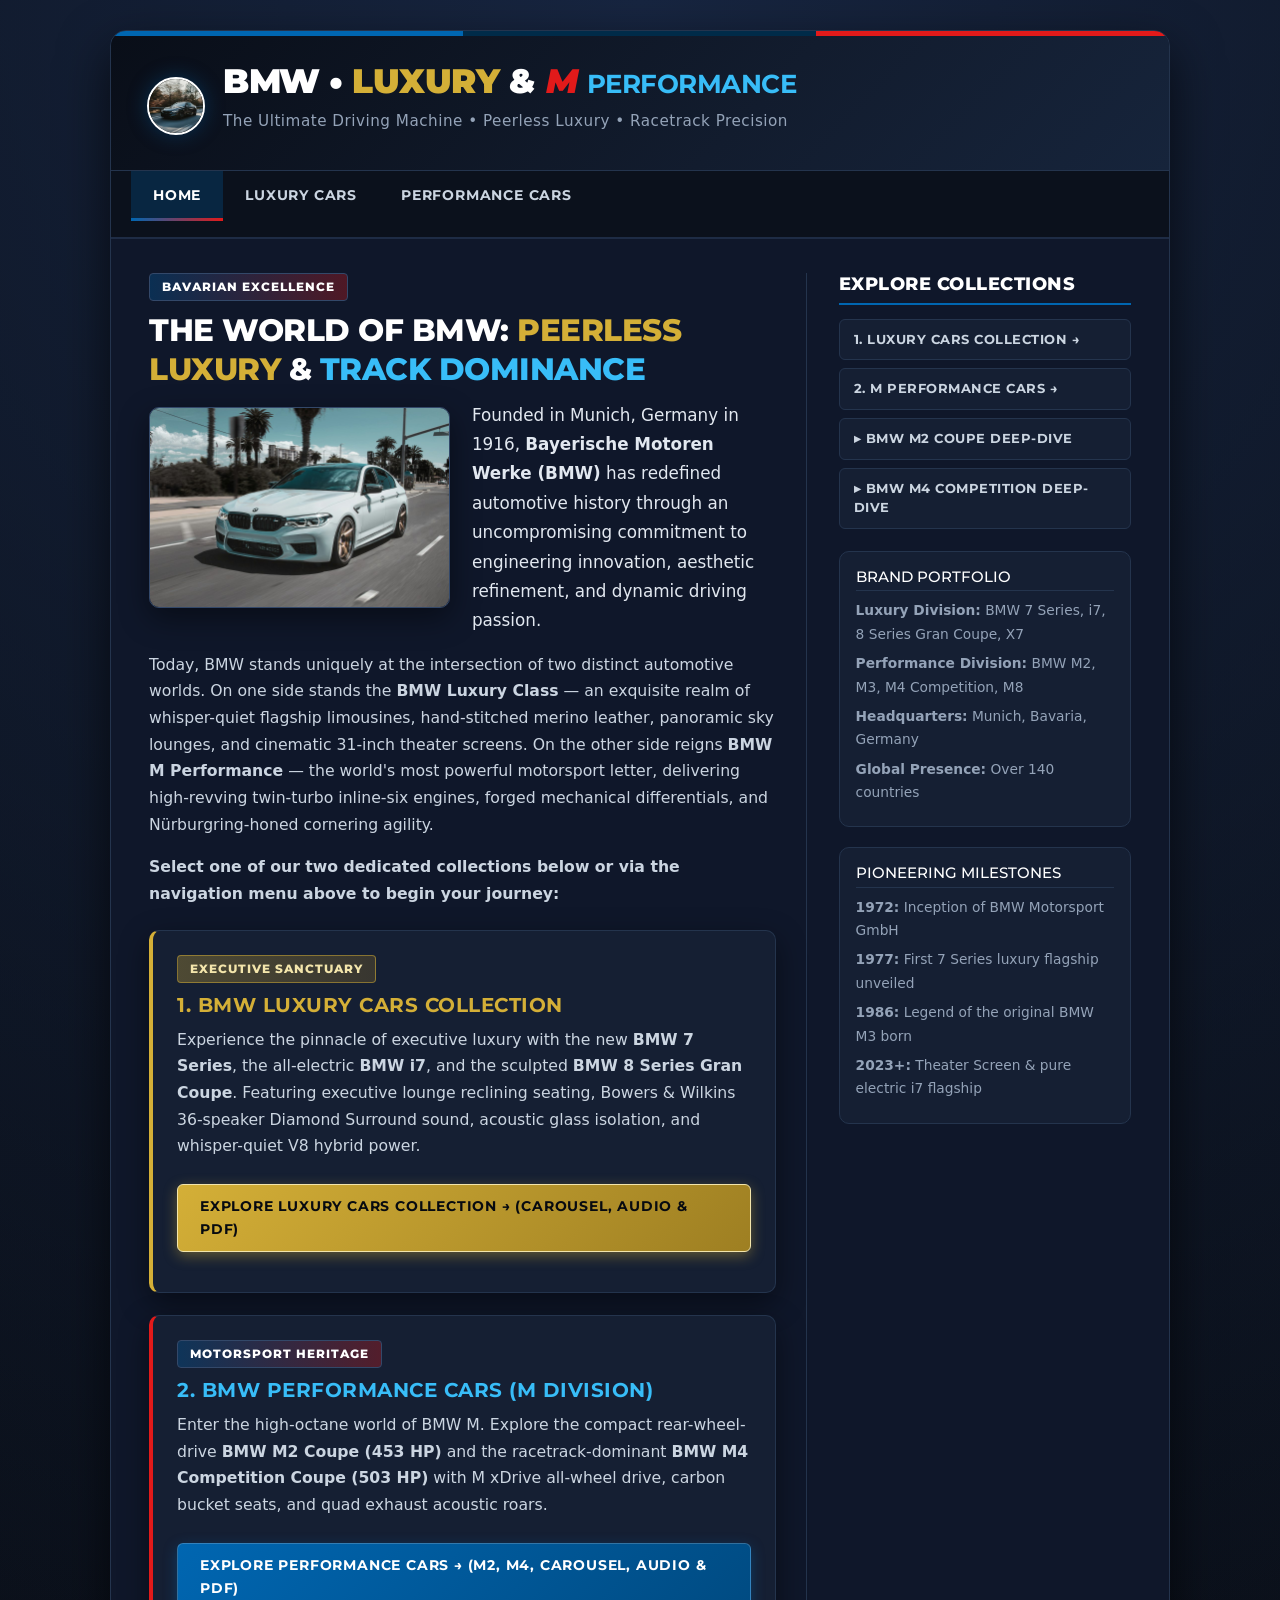
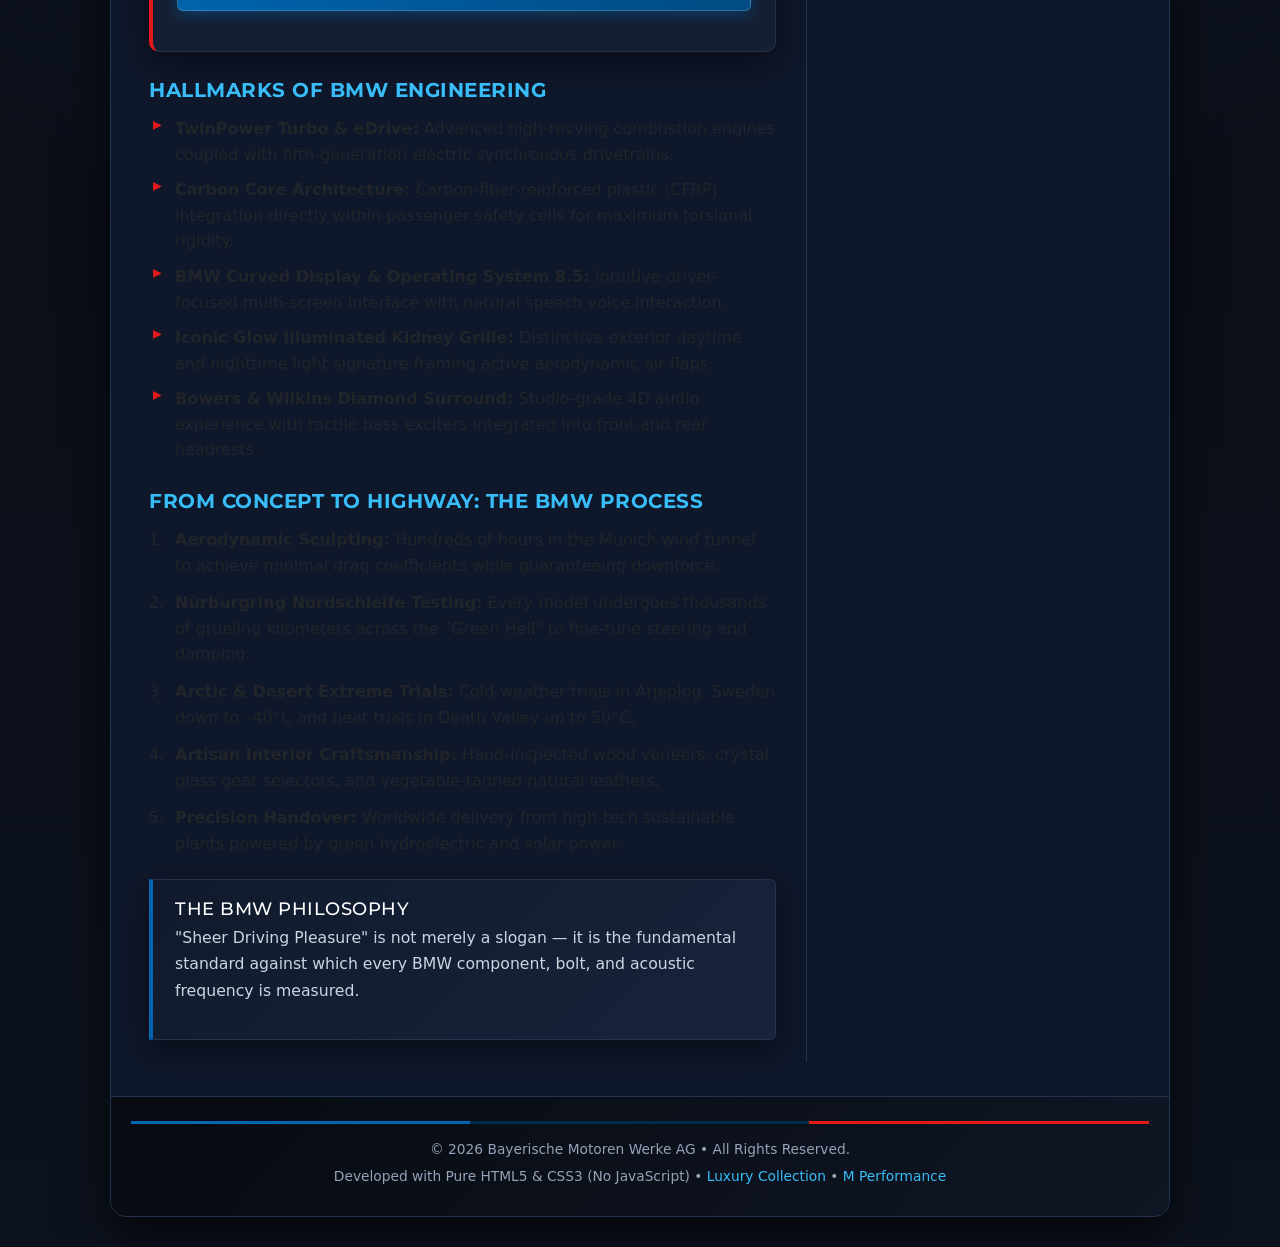
<file: Model_Exam/index.html>
<!DOCTYPE html>
<html lang="en">

<head>
    <meta charset="UTF-8">
    <meta name="viewport" content="width=device-width, initial-scale=1.0">
    <title>BMW Official | Luxury Cars &amp; M Performance</title>
    <link rel="stylesheet" href="styles/normalize.css">
    <link rel="stylesheet" href="styles/main.css">
    <link rel="stylesheet" href="https://cdn.jsdelivr.net/npm/bootstrap@5.3.8/dist/css/bootstrap.min.css"
        integrity="sha384-sRIl4kxILFvY47J16cr9ZwB07vP4J8+LH7qKQnuqkuIAvNWLzeN8tE5YBujZqJLB" crossorigin="anonymous">
</head>

<body>

    <!-- Centered Main Wrapper -->
    <div id="wrapper">

        <!-- BMW Signature Tri-Color Accent Line -->
        <div class="m-tricolor-bar"></div>

        <!-- Header Section with Title, Tagline, Brand Logo & Gradient -->
        <header>
            <div class="header-top">
                <div class="header-branding">
                    <div class="header-logo-badge" title="BMW Official">
                        <img src="images/bmw-logo.jpg" alt="BMW Roundel Emblem">
                    </div>
                    <div class="header-text">
                        <h1>BMW &bull; <span class="gold-letter">LUXURY</span> &amp; <span class="m-letter">M</span>
                            <span class="sub-title">PERFORMANCE</span>
                        </h1>
                        <p class="tagline">The Ultimate Driving Machine &bull; Peerless Luxury &bull; Racetrack
                            Precision</p>
                    </div>
                </div>
                <!-- Pure CSS Mobile Menu Toggle Label -->
                <label for="nav-toggle" class="nav-toggle-label" aria-label="Toggle Navigation">
                    <span></span>
                    <span></span>
                    <span></span>
                </label>
            </div>
        </header>

        <!-- Pure CSS Checkbox for Mobile Navigation (Zero JS) -->
        <input type="checkbox" id="nav-toggle" class="nav-toggle-checkbox">

        <!-- Horizontal Navigation Menu with 2 Dedicated Divisions -->
        <nav class="main-nav">
            <ul>
                <li><a href="index.html" class="active">Home</a></li>
                <li><a href="luxury.html"> Luxury Cars</a></li>
                <li><a href="performance.html"> Performance Cars</a></li>
            </ul>
        </nav>

        <!-- Main Content Area: 2-Column Home Layout -->
        <main class="content-area home-layout clearfix">

            <!-- Section: Left Column (Floated Real Image, Brand Story, 2 Division Portals) -->
            <section class="main-section">
                <span class="model-badge">Bavarian Excellence</span>
                <h2 class="page-title">The World of BMW: <span class="gold-highlight">Peerless Luxury</span> &amp; <span
                        class="m-highlight">Track Dominance</span></h2>

                <!-- Floated Real Photograph with Carbon Outline & Shadow -->
                <img src="images/bmw-hero.jpg" alt="BMW Brand Showcase" class="img-float-left">

                <p class="lead-text">
                    Founded in Munich, Germany in 1916, <strong>Bayerische Motoren Werke (BMW)</strong> has redefined
                    automotive history through an uncompromising commitment to engineering innovation, aesthetic
                    refinement, and dynamic driving passion.
                </p>

                <p>
                    Today, BMW stands uniquely at the intersection of two distinct automotive worlds. On one side stands
                    the <strong>BMW Luxury Class</strong> &mdash; an exquisite realm of whisper-quiet flagship
                    limousines, hand-stitched merino leather, panoramic sky lounges, and cinematic 31-inch theater
                    screens. On the other side reigns <strong>BMW M Performance</strong> &mdash; the world's most
                    powerful motorsport letter, delivering high-revving twin-turbo inline-six engines, forged mechanical
                    differentials, and N&uuml;rburgring-honed cornering agility.
                </p>

                <p>
                    <strong>Select one of our two dedicated collections below or via the navigation menu above to begin
                        your journey:</strong>
                </p>

                <!-- Division Card 1: Luxury Cars -->
                <div class="model-spotlight luxury-spotlight">
                    <span class="model-badge luxury-badge">Executive Sanctuary</span>
                    <h3 class="section-subtitle gold" style="margin-top:0;">1. BMW Luxury Cars Collection</h3>
                    <p>
                        Experience the pinnacle of executive luxury with the new <strong>BMW 7 Series</strong>, the
                        all-electric <strong>BMW i7</strong>, and the sculpted <strong>BMW 8 Series Gran Coupe</strong>.
                        Featuring executive lounge reclining seating, Bowers &amp; Wilkins 36-speaker Diamond Surround
                        sound, acoustic glass isolation, and whisper-quiet V8 hybrid power.
                    </p>
                    <p>
                        <a href="luxury.html" class="btn-download gold">Explore Luxury Cars Collection &rarr; (Carousel,
                            Audio &amp; PDF)</a>
                    </p>
                </div>

                <!-- Division Card 2: Performance Cars -->
                <div class="model-spotlight performance-spotlight">
                    <span class="model-badge">Motorsport Heritage</span>
                    <h3 class="section-subtitle" style="margin-top:0;">2. BMW Performance Cars (M Division)</h3>
                    <p>
                        Enter the high-octane world of BMW M. Explore the compact rear-wheel-drive <strong>BMW M2 Coupe
                            (453 HP)</strong> and the racetrack-dominant <strong>BMW M4 Competition Coupe (503
                            HP)</strong> with M xDrive all-wheel drive, carbon bucket seats, and quad exhaust acoustic
                        roars.
                    </p>
                    <p>
                        <a href="performance.html" class="btn-download">Explore Performance Cars &rarr; (M2, M4,
                            Carousel, Audio &amp; PDF)</a>
                    </p>
                </div>

                <!-- Unordered List: Hallmarks of BMW Innovation -->
                <h3 class="section-subtitle">Hallmarks of BMW Engineering</h3>
                <ul class="styled-list">
                    <li><strong>TwinPower Turbo &amp; eDrive:</strong> Advanced high-revving combustion engines coupled
                        with fifth-generation electric synchronous drivetrains.</li>
                    <li><strong>Carbon Core Architecture:</strong> Carbon-fiber-reinforced plastic (CFRP) integration
                        directly within passenger safety cells for maximum torsional rigidity.</li>
                    <li><strong>BMW Curved Display &amp; Operating System 8.5:</strong> Intuitive driver-focused
                        multi-screen interface with natural speech voice interaction.</li>
                    <li><strong>Iconic Glow Illuminated Kidney Grille:</strong> Distinctive exterior daytime and
                        nighttime light signature framing active aerodynamic air flaps.</li>
                    <li><strong>Bowers &amp; Wilkins Diamond Surround:</strong> Studio-grade 4D audio experience with
                        tactile bass exciters integrated into front and rear headrests.</li>
                </ul>

                <!-- Ordered List: The BMW Vehicle Lifecycle -->
                <h3 class="section-subtitle">From Concept to Highway: The BMW Process</h3>
                <ol class="styled-steps">
                    <li><strong>Aerodynamic Sculpting:</strong> Hundreds of hours in the Munich wind tunnel to achieve
                        minimal drag coefficients while guaranteeing downforce.</li>
                    <li><strong>N&uuml;rburgring Nordschleife Testing:</strong> Every model undergoes thousands of
                        grueling kilometers across the "Green Hell" to fine-tune steering and damping.</li>
                    <li><strong>Arctic &amp; Desert Extreme Trials:</strong> Cold-weather trials in Arjeplog, Sweden
                        down to &ndash;40&deg;C and heat trials in Death Valley up to 50&deg;C.</li>
                    <li><strong>Artisan Interior Craftsmanship:</strong> Hand-inspected wood veneers, crystal glass gear
                        selectors, and vegetable-tanned natural leathers.</li>
                    <li><strong>Precision Handover:</strong> Worldwide delivery from high-tech sustainable plants
                        powered by green hydroelectric and solar power.</li>
                </ol>

                <!-- Information Callout Card -->
                <div class="info-card">
                    <h4>The BMW Philosophy</h4>
                    <p>
                        "Sheer Driving Pleasure" is not merely a slogan &mdash; it is the fundamental standard against
                        which every BMW component, bolt, and acoustic frequency is measured.
                    </p>
                </div>
            </section>

            <!-- Aside: Right Column (Division Navigation & Heritage Facts) -->
            <aside class="sidebar">
                <h3 class="sidebar-title">Explore Collections</h3>
                <ul class="sidebar-nav-links">
                    <li><a href="luxury.html" class="gold-link">1. Luxury Cars Collection &rarr;</a></li>
                    <li><a href="performance.html">2. M Performance Cars &rarr;</a></li>
                    <li><a href="m2.html">▸ BMW M2 Coupe Deep-Dive</a></li>
                    <li><a href="m4.html">▸ BMW M4 Competition Deep-Dive</a></li>
                </ul>

                <!-- Sidebar Feature Box: Division Overview -->
                <div class="sidebar-box">
                    <h4>Brand Portfolio</h4>
                    <p><strong>Luxury Division:</strong> BMW 7 Series, i7, 8 Series Gran Coupe, X7</p>
                    <p><strong>Performance Division:</strong> BMW M2, M3, M4 Competition, M8</p>
                    <p><strong>Headquarters:</strong> Munich, Bavaria, Germany</p>
                    <p><strong>Global Presence:</strong> Over 140 countries</p>
                </div>

                <!-- Sidebar Feature Box: Technology Milestones -->
                <div class="sidebar-box">
                    <h4>Pioneering Milestones</h4>
                    <p><strong>1972:</strong> Inception of BMW Motorsport GmbH</p>
                    <p><strong>1977:</strong> First 7 Series luxury flagship unveiled</p>
                    <p><strong>1986:</strong> Legend of the original BMW M3 born</p>
                    <p><strong>2023+:</strong> Theater Screen &amp; pure electric i7 flagship</p>
                </div>
            </aside>

        </main>

        <!-- Modern Footer with Gradient & Character Entities -->
        <footer>
            <div class="m-tricolor-bar" style="height: 3px; margin-bottom: 14px;"></div>
            <p>&copy; 2026 Bayerische Motoren Werke AG &bull; All Rights Reserved.</p>
            <p>Developed with Pure HTML5 &amp; CSS3 (No JavaScript) &bull; <a href="luxury.html">Luxury Collection</a>
                &bull; <a href="performance.html">M Performance</a></p>
        </footer>

    </div>

</body>

</html>
</file>
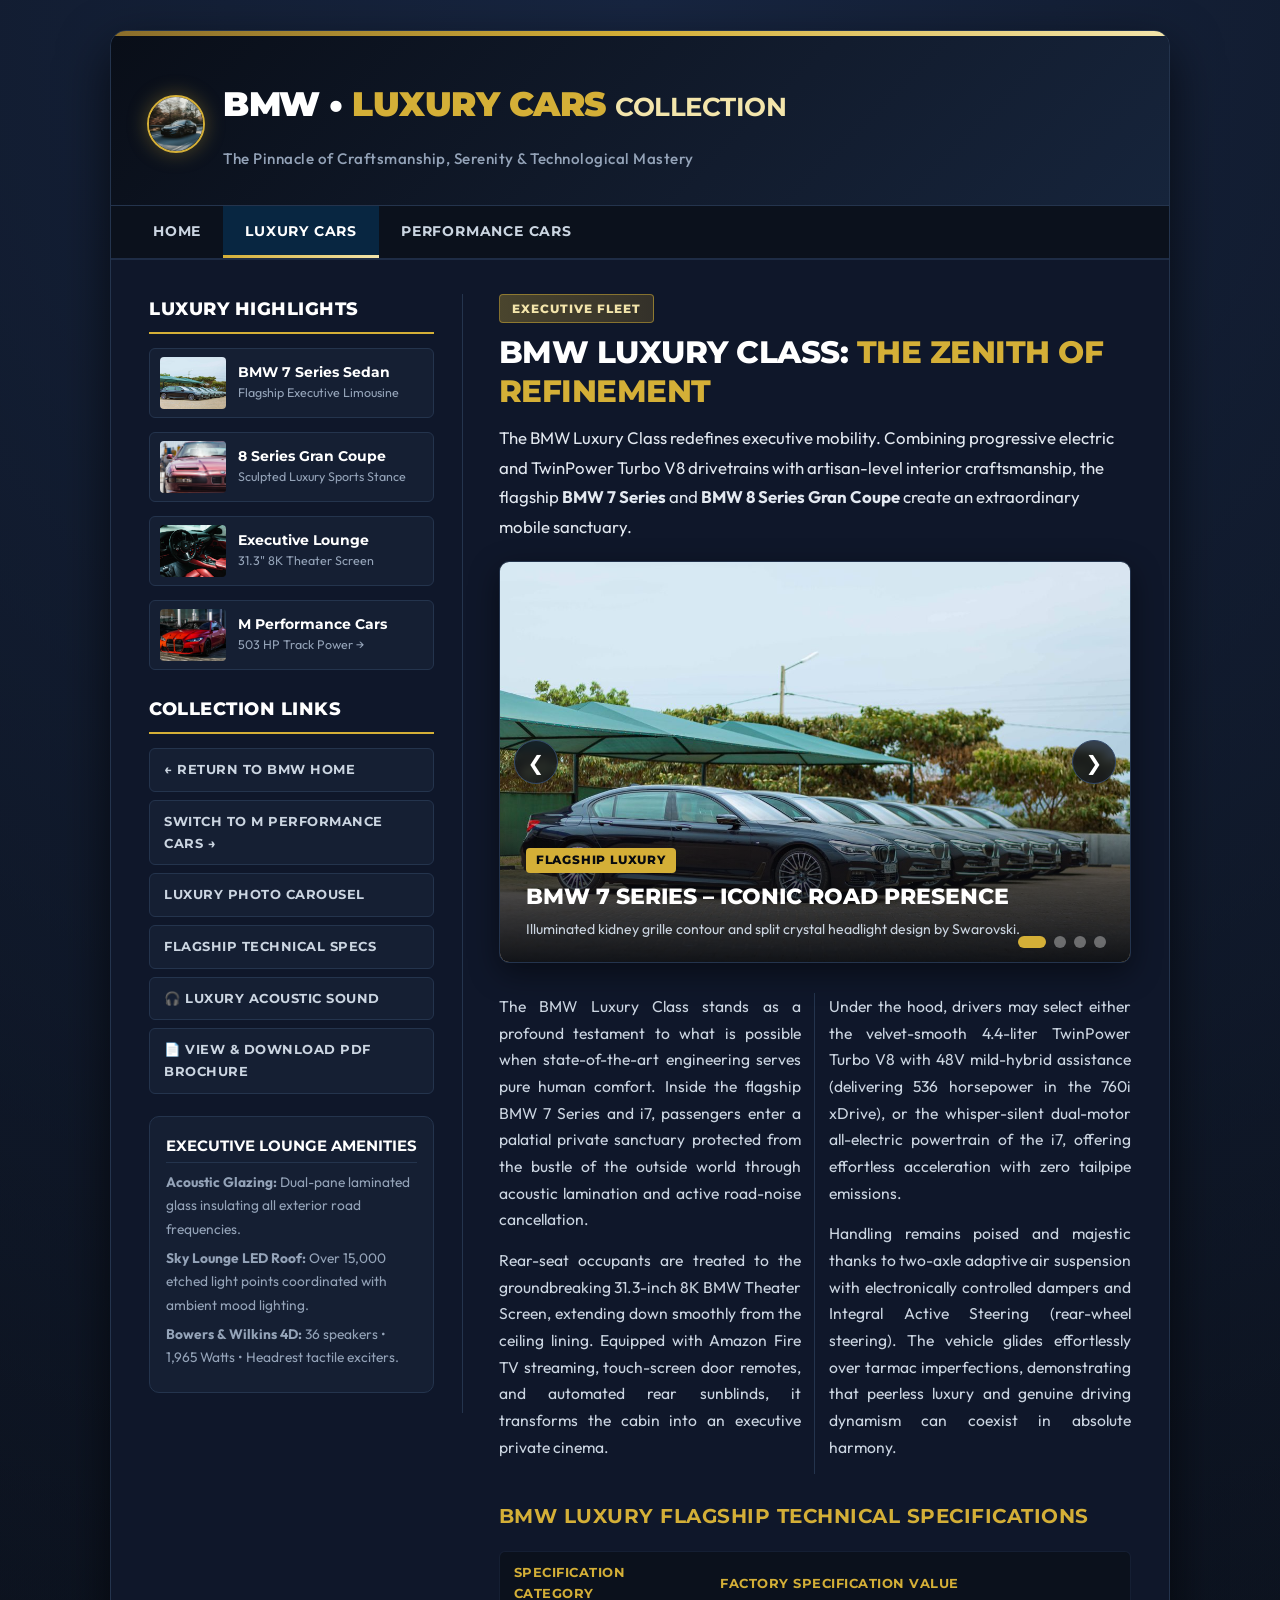
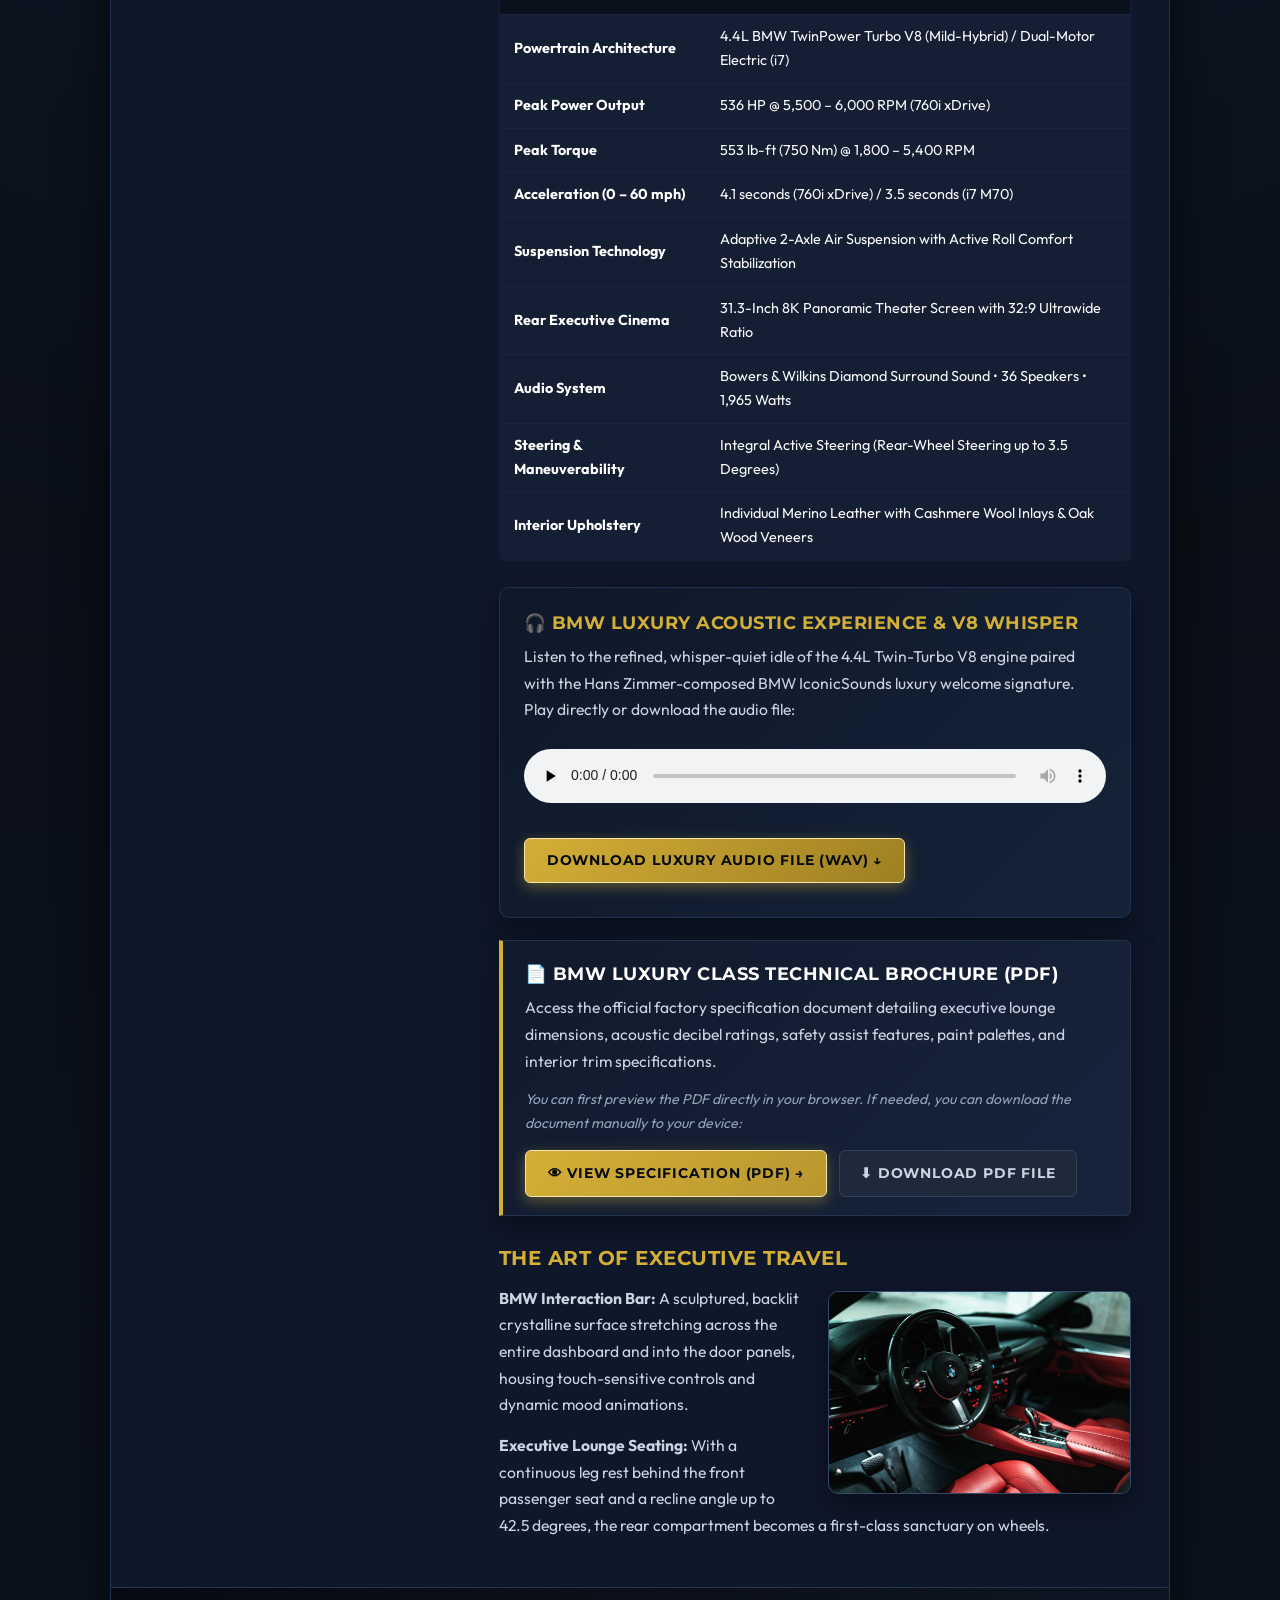
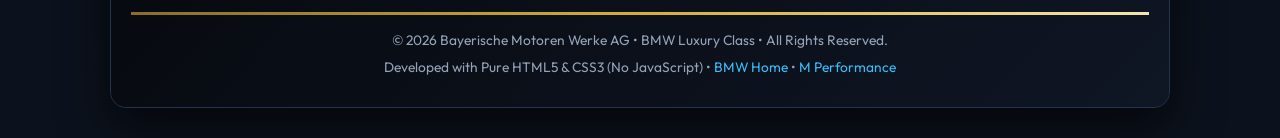
<file: Model_Exam/luxury.html>
<!DOCTYPE html>
<html lang="en">

<head>
  <meta charset="UTF-8">
  <meta name="viewport" content="width=device-width, initial-scale=1.0">
  <title>BMW Luxury Cars Collection | Flagship Sedans &amp; Gran Coupes</title>
  <link rel="stylesheet" href="styles/normalize.css">
  <link rel="stylesheet" href="styles/main.css">
</head>

<body>

  <!-- Centered Main Wrapper -->
  <div id="wrapper">

    <!-- BMW Luxury Gold Accent Line -->
    <div class="luxury-gold-bar"></div>

    <!-- Header Section with Title, Tagline, Brand Logo & Gradient -->
    <header>
      <div class="header-top">
        <div class="header-branding">
          <div class="header-logo-badge" title="BMW Luxury Class"
            style="border-color: #d4af37; box-shadow: 0 0 20px rgba(212,175,55,0.35);">
            <img src="images/bmw-logo.jpg" alt="BMW Roundel Logo">
          </div>
          <div class="header-text">
            <h1>BMW &bull; <span class="gold-letter">LUXURY CARS</span> <span class="sub-title"
                style="color: #f3e5ab;">COLLECTION</span></h1>
            <p class="tagline">The Pinnacle of Craftsmanship, Serenity &amp; Technological Mastery</p>
          </div>
        </div>
        <!-- Pure CSS Mobile Menu Toggle Label -->
        <label for="nav-toggle" class="nav-toggle-label" aria-label="Toggle Navigation">
          <span></span>
          <span></span>
          <span></span>
        </label>
      </div>
    </header>

    <!-- Pure CSS Checkbox for Mobile Navigation (Zero JS) -->
    <input type="checkbox" id="nav-toggle" class="nav-toggle-checkbox">

    <!-- Horizontal Navigation Menu -->
    <nav class="main-nav">
      <ul>
        <li><a href="index.html">Home</a></li>
        <li><a href="luxury.html" class="active active-luxury"> Luxury Cars</a></li>
        <li><a href="performance.html"> Performance Cars</a></li>

      </ul>
    </nav>

    <!-- Main Content Area: Content Page Layout (Left Sidebar + Right Section) -->
    <main class="content-area left-sidebar-layout clearfix">

      <!-- Sidebar: Left Column (Thumbnail Image Links & Quick Navigation) -->
      <aside class="sidebar">
        <h3 class="sidebar-title gold">Luxury Highlights</h3>

        <!-- List with Image Links (as required by specifications) -->
        <ul class="image-link-list">
          <li>
            <a href="#lux-carousel" class="thumb-card">
              <img src="images/bmw-luxury-slide1.jpg" alt="BMW 7 Series Fleet" class="thumb-photo">
              <div class="thumb-info">
                <strong>BMW 7 Series Sedan</strong>
                <span>Flagship Executive Limousine</span>
              </div>
            </a>
          </li>
          <li>
            <a href="#lux-specs" class="thumb-card">
              <img src="images/bmw-luxury-slide2.jpg" alt="BMW 8 Series Gran Coupe" class="thumb-photo">
              <div class="thumb-info">
                <strong>8 Series Gran Coupe</strong>
                <span>Sculpted Luxury Sports Stance</span>
              </div>
            </a>
          </li>
          <li>
            <a href="#lux-lounge" class="thumb-card">
              <img src="images/bmw-luxury-slide3.jpg" alt="BMW Executive Lounge Cockpit" class="thumb-photo">
              <div class="thumb-info">
                <strong>Executive Lounge</strong>
                <span>31.3" 8K Theater Screen</span>
              </div>
            </a>
          </li>
          <li>
            <a href="performance.html" class="thumb-card">
              <img src="images/bmw-m4-slide1.jpg" alt="BMW M4 Competition" class="thumb-photo">
              <div class="thumb-info">
                <strong>M Performance Cars</strong>
                <span>503 HP Track Power &rarr;</span>
              </div>
            </a>
          </li>
        </ul>

        <!-- Navigation Links including Return to Home Link -->
        <h3 class="sidebar-title gold">Collection Links</h3>
        <ul class="sidebar-nav-links">
          <li><a href="index.html">&larr; Return to BMW Home</a></li>
          <li><a href="performance.html">Switch to M Performance Cars &rarr;</a></li>
          <li><a href="#lux-carousel">Luxury Photo Carousel</a></li>
          <li><a href="#lux-specs">Flagship Technical Specs</a></li>
          <li><a href="#lux-audio">&#127911; Luxury Acoustic Sound</a></li>
          <li><a href="#lux-pdf">&#128196; View &amp; Download PDF Brochure</a></li>
        </ul>

        <!-- Sidebar Resource Box -->
        <div class="sidebar-box">
          <h4>Executive Lounge Amenities</h4>
          <p><strong>Acoustic Glazing:</strong> Dual-pane laminated glass insulating all exterior road frequencies.</p>
          <p><strong>Sky Lounge LED Roof:</strong> Over 15,000 etched light points coordinated with ambient mood
            lighting.</p>
          <p><strong>Bowers &amp; Wilkins 4D:</strong> 36 speakers &bull; 1,965 Watts &bull; Headrest tactile exciters.
          </p>
        </div>
      </aside>

      <!-- Main Section: Right Column (Carousel, 2-Column Article, Specs Table, Audio & PDF) -->
      <section class="main-section">
        <span class="model-badge luxury-badge">Executive Fleet</span>
        <h2 class="page-title">BMW Luxury Class: <span class="gold-highlight">The Zenith of Refinement</span></h2>

        <p class="lead-text">
          The BMW Luxury Class redefines executive mobility. Combining progressive electric and TwinPower Turbo V8
          drivetrains with artisan-level interior craftsmanship, the flagship <strong>BMW 7 Series</strong> and
          <strong>BMW 8 Series Gran Coupe</strong> create an extraordinary mobile sanctuary.
        </p>

        <!-- =================================================================
             BMW LUXURY CLASS PURE CSS CAROUSEL (ZERO JAVASCRIPT)
             4 High-Resolution Real Luxury Photos with Radio Buttons, Arrows & Bullets
             ================================================================= -->
        <div class="css-carousel-wrapper" id="lux-carousel">
          <!-- 4 Radio Buttons controlling 4 Luxury Slides -->
          <input type="radio" name="lux-slide" id="lux-slide1" checked>
          <input type="radio" name="lux-slide" id="lux-slide2">
          <input type="radio" name="lux-slide" id="lux-slide3">
          <input type="radio" name="lux-slide" id="lux-slide4">

          <!-- Carousel Viewport -->
          <div class="carousel-viewport">

            <!-- Slide 1: BMW 7 Series Flagship Sedan -->
            <div class="carousel-item slide-1">
              <img src="images/bmw-luxury-slide1.jpg" alt="BMW 7 Series Luxury Flagship">
              <div class="carousel-overlay">
                <span class="badge gold-badge">Flagship Luxury</span>
                <h3>BMW 7 Series &ndash; Iconic Road Presence</h3>
                <p>Illuminated kidney grille contour and split crystal headlight design by Swarovski.</p>
              </div>
              <label for="lux-slide4" class="carousel-arrow gold-hover prev" title="Previous Slide">&#10094;</label>
              <label for="lux-slide2" class="carousel-arrow gold-hover next" title="Next Slide">&#10095;</label>
            </div>

            <!-- Slide 2: BMW 8 Series Gran Coupe -->
            <div class="carousel-item slide-2">
              <img src="images/bmw-luxury-slide2.jpg" alt="BMW 8 Series Gran Coupe">
              <div class="carousel-overlay">
                <span class="badge gold-badge">Grand Tourer</span>
                <h3>BMW 8 Series Gran Coupe &ndash; Athletic Elegance</h3>
                <p>Four-door coupe silhouette with frameless glass windows and twin-turbo performance.</p>
              </div>
              <label for="lux-slide1" class="carousel-arrow gold-hover prev" title="Previous Slide">&#10094;</label>
              <label for="lux-slide3" class="carousel-arrow gold-hover next" title="Next Slide">&#10095;</label>
            </div>

            <!-- Slide 3: Executive Lounge & Curved Display -->
            <div class="carousel-item slide-3">
              <img src="images/bmw-luxury-slide3.jpg" alt="Executive Lounge Cockpit & Curved Display">
              <div class="carousel-overlay">
                <span class="badge gold-badge">Sanctuary Interior</span>
                <h3>Executive Lounge &amp; BMW Curved Display</h3>
                <p>Hand-crafted fine-grain Merino leather and faceted crystal glass iDrive controller.</p>
              </div>
              <label for="lux-slide2" class="carousel-arrow gold-hover prev" title="Previous Slide">&#10094;</label>
              <label for="lux-slide4" class="carousel-arrow gold-hover next" title="Next Slide">&#10095;</label>
            </div>

            <!-- Slide 4: Black Luxury Flagship Stance -->
            <div class="carousel-item slide-4">
              <img src="images/bmw-luxury-slide4.jpg" alt="Black Luxury Flagship Stance">
              <div class="carousel-overlay">
                <span class="badge gold-badge">Whisper-Quiet Power</span>
                <h3>Adaptive Two-Axle Air Suspension</h3>
                <p>Automatic level control with predictive camera scanning of upcoming road surfaces.</p>
              </div>
              <label for="lux-slide3" class="carousel-arrow gold-hover prev" title="Previous Slide">&#10094;</label>
              <label for="lux-slide1" class="carousel-arrow gold-hover next" title="Next Slide">&#10095;</label>
            </div>

          </div>

          <!-- Bullet Dots for Direct Click Navigation -->
          <div class="carousel-bullets">
            <label for="lux-slide1" class="carousel-bullet bullet-1" title="Slide 1: 7 Series"></label>
            <label for="lux-slide2" class="carousel-bullet bullet-2" title="Slide 2: 8 Series"></label>
            <label for="lux-slide3" class="carousel-bullet bullet-3" title="Slide 3: Interior"></label>
            <label for="lux-slide4" class="carousel-bullet bullet-4" title="Slide 4: Stance"></label>
          </div>
        </div>

        <!-- 2-Column Article (PDF Requirement) -->
        <article class="two-column-article">
          <p>
            The BMW Luxury Class stands as a profound testament to what is possible when state-of-the-art engineering
            serves pure human comfort. Inside the flagship BMW 7 Series and i7, passengers enter a palatial private
            sanctuary protected from the bustle of the outside world through acoustic lamination and active road-noise
            cancellation.
          </p>

          <p>
            Rear-seat occupants are treated to the groundbreaking 31.3-inch 8K BMW Theater Screen, extending down
            smoothly from the ceiling lining. Equipped with Amazon Fire TV streaming, touch-screen door remotes, and
            automated rear sunblinds, it transforms the cabin into an executive private cinema.
          </p>

          <p>
            Under the hood, drivers may select either the velvet-smooth 4.4-liter TwinPower Turbo V8 with 48V
            mild-hybrid assistance (delivering 536 horsepower in the 760i xDrive), or the whisper-silent dual-motor
            all-electric powertrain of the i7, offering effortless acceleration with zero tailpipe emissions.
          </p>

          <p>
            Handling remains poised and majestic thanks to two-axle adaptive air suspension with electronically
            controlled dampers and Integral Active Steering (rear-wheel steering). The vehicle glides effortlessly over
            tarmac imperfections, demonstrating that peerless luxury and genuine driving dynamism can coexist in
            absolute harmony.
          </p>
        </article>

        <!-- Technical Specifications Table in Text -->
        <div id="lux-specs">
          <h3 class="section-subtitle gold">BMW Luxury Flagship Technical Specifications</h3>
          <table class="specs-table luxury-specs">
            <thead>
              <tr>
                <th>Specification Category</th>
                <th>Factory Specification Value</th>
              </tr>
            </thead>
            <tbody>
              <tr>
                <td><strong>Powertrain Architecture</strong></td>
                <td>4.4L BMW TwinPower Turbo V8 (Mild-Hybrid) / Dual-Motor Electric (i7)</td>
              </tr>
              <tr>
                <td><strong>Peak Power Output</strong></td>
                <td>536 HP @ 5,500 &ndash; 6,000 RPM (760i xDrive)</td>
              </tr>
              <tr>
                <td><strong>Peak Torque</strong></td>
                <td>553 lb-ft (750 Nm) @ 1,800 &ndash; 5,400 RPM</td>
              </tr>
              <tr>
                <td><strong>Acceleration (0 &ndash; 60 mph)</strong></td>
                <td>4.1 seconds (760i xDrive) / 3.5 seconds (i7 M70)</td>
              </tr>
              <tr>
                <td><strong>Suspension Technology</strong></td>
                <td>Adaptive 2-Axle Air Suspension with Active Roll Comfort Stabilization</td>
              </tr>
              <tr>
                <td><strong>Rear Executive Cinema</strong></td>
                <td>31.3-Inch 8K Panoramic Theater Screen with 32:9 Ultrawide Ratio</td>
              </tr>
              <tr>
                <td><strong>Audio System</strong></td>
                <td>Bowers &amp; Wilkins Diamond Surround Sound &bull; 36 Speakers &bull; 1,965 Watts</td>
              </tr>
              <tr>
                <td><strong>Steering &amp; Maneuverability</strong></td>
                <td>Integral Active Steering (Rear-Wheel Steering up to 3.5 Degrees)</td>
              </tr>
              <tr>
                <td><strong>Interior Upholstery</strong></td>
                <td>Individual Merino Leather with Cashmere Wool Inlays &amp; Oak Wood Veneers</td>
              </tr>
            </tbody>
          </table>
        </div>

        <!-- Car Sound / Audio File Section (Required) -->
        <div class="audio-card gold-card" id="lux-audio">
          <h4>&#127911; BMW Luxury Acoustic Experience &amp; V8 Whisper</h4>
          <p>
            Listen to the refined, whisper-quiet idle of the 4.4L Twin-Turbo V8 engine paired with the Hans
            Zimmer-composed BMW IconicSounds luxury welcome signature. Play directly or download the audio file:
          </p>
          <audio controls preload="none">
            <source src="media/bmw-luxury-sound.wav" type="audio/wav">
            Your browser does not support the audio element.
          </audio>
          <p style="margin-top: 10px;">
            <a href="media/bmw-luxury-sound.wav" class="btn-download gold" download>
              Download Luxury Audio File (WAV) &darr;
            </a>
          </p>
        </div>

        <!-- PDF Specifications Section: First View PDF, Download Manually After (Required) -->
        <div class="info-card gold-card" id="lux-pdf">
          <h4>&#128196; BMW Luxury Class Technical Brochure (PDF)</h4>
          <p>
            Access the official factory specification document detailing executive lounge dimensions, acoustic decibel
            ratings, safety assist features, paint palettes, and interior trim specifications.
          </p>
          <p style="font-size: 0.88rem; color: #94a3b8; margin-top: 6px;">
            <em>You can first preview the PDF directly in your browser. If needed, you can download the document
              manually to your device:</em>
          </p>
          <!-- Dual Action Buttons -->
          <div class="pdf-actions">
            <!-- 1. First View PDF in new tab -->
            <a href="media/bmw-luxury-specifications.pdf" target="_blank" class="btn-view-pdf gold-btn">
              &#128065; View Specification (PDF) &rarr;
            </a>
            <!-- 2. Manual Download Button if needed -->
            <a href="media/bmw-luxury-specifications.pdf" download class="btn-download-pdf">
              &#11015; Download PDF File
            </a>
          </div>
        </div>

        <!-- Additional Luxury Highlights -->
        <div id="lux-lounge" style="margin-top: 24px;">
          <h3 class="section-subtitle gold">The Art of Executive Travel</h3>
          <img src="images/bmw-luxury-slide3.jpg" alt="BMW Luxury Interior" class="img-float-right">
          <p>
            <strong>BMW Interaction Bar:</strong> A sculptured, backlit crystalline surface stretching across the entire
            dashboard and into the door panels, housing touch-sensitive controls and dynamic mood animations.
          </p>
          <p>
            <strong>Executive Lounge Seating:</strong> With a continuous leg rest behind the front passenger seat and a
            recline angle up to 42.5 degrees, the rear compartment becomes a first-class sanctuary on wheels.
          </p>
        </div>

      </section>

    </main>

    <!-- Modern Footer with Gradient & Character Entities -->
    <footer>
      <div class="luxury-gold-bar" style="height: 3px; margin-bottom: 14px;"></div>
      <p>&copy; 2026 Bayerische Motoren Werke AG &bull; BMW Luxury Class &bull; All Rights Reserved.</p>
      <p>Developed with Pure HTML5 &amp; CSS3 (No JavaScript) &bull; <a href="index.html">BMW Home</a> &bull; <a
          href="performance.html">M Performance</a></p>
    </footer>

  </div>

</body>

</html>
</file>
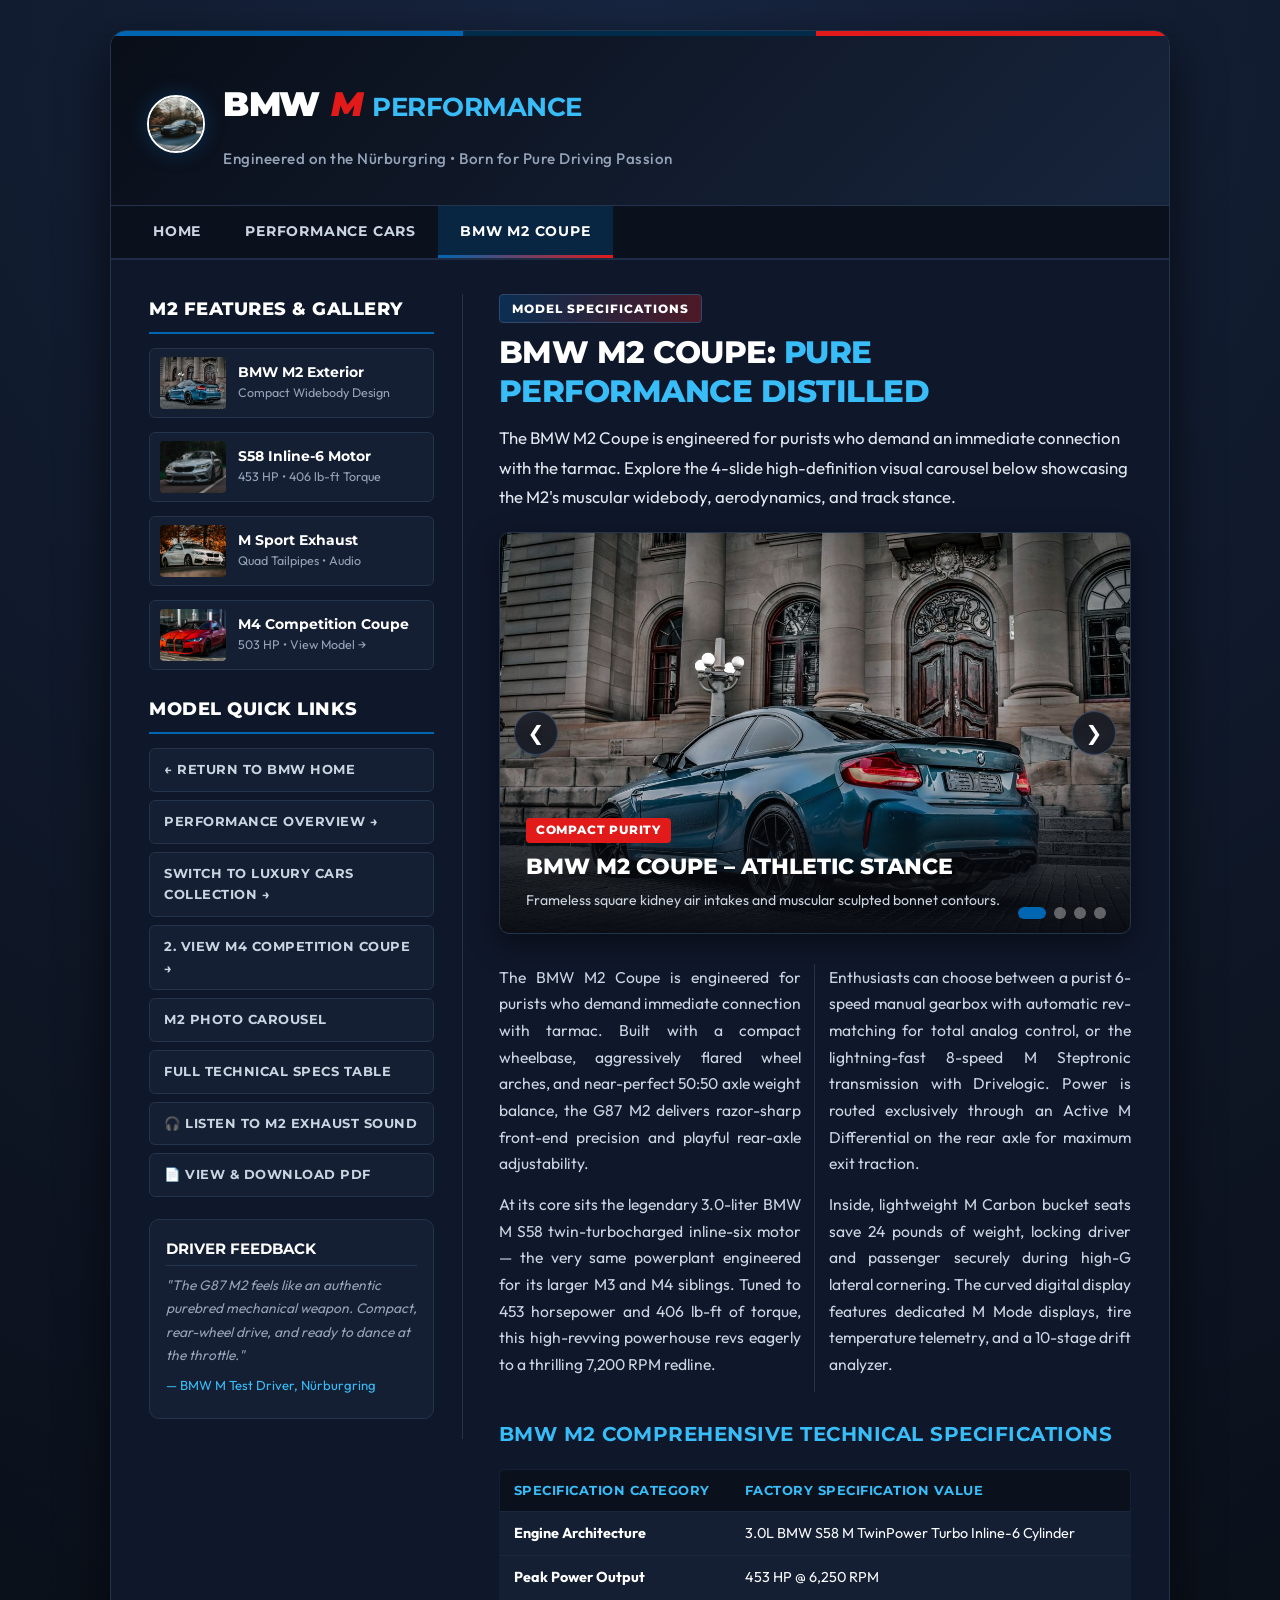
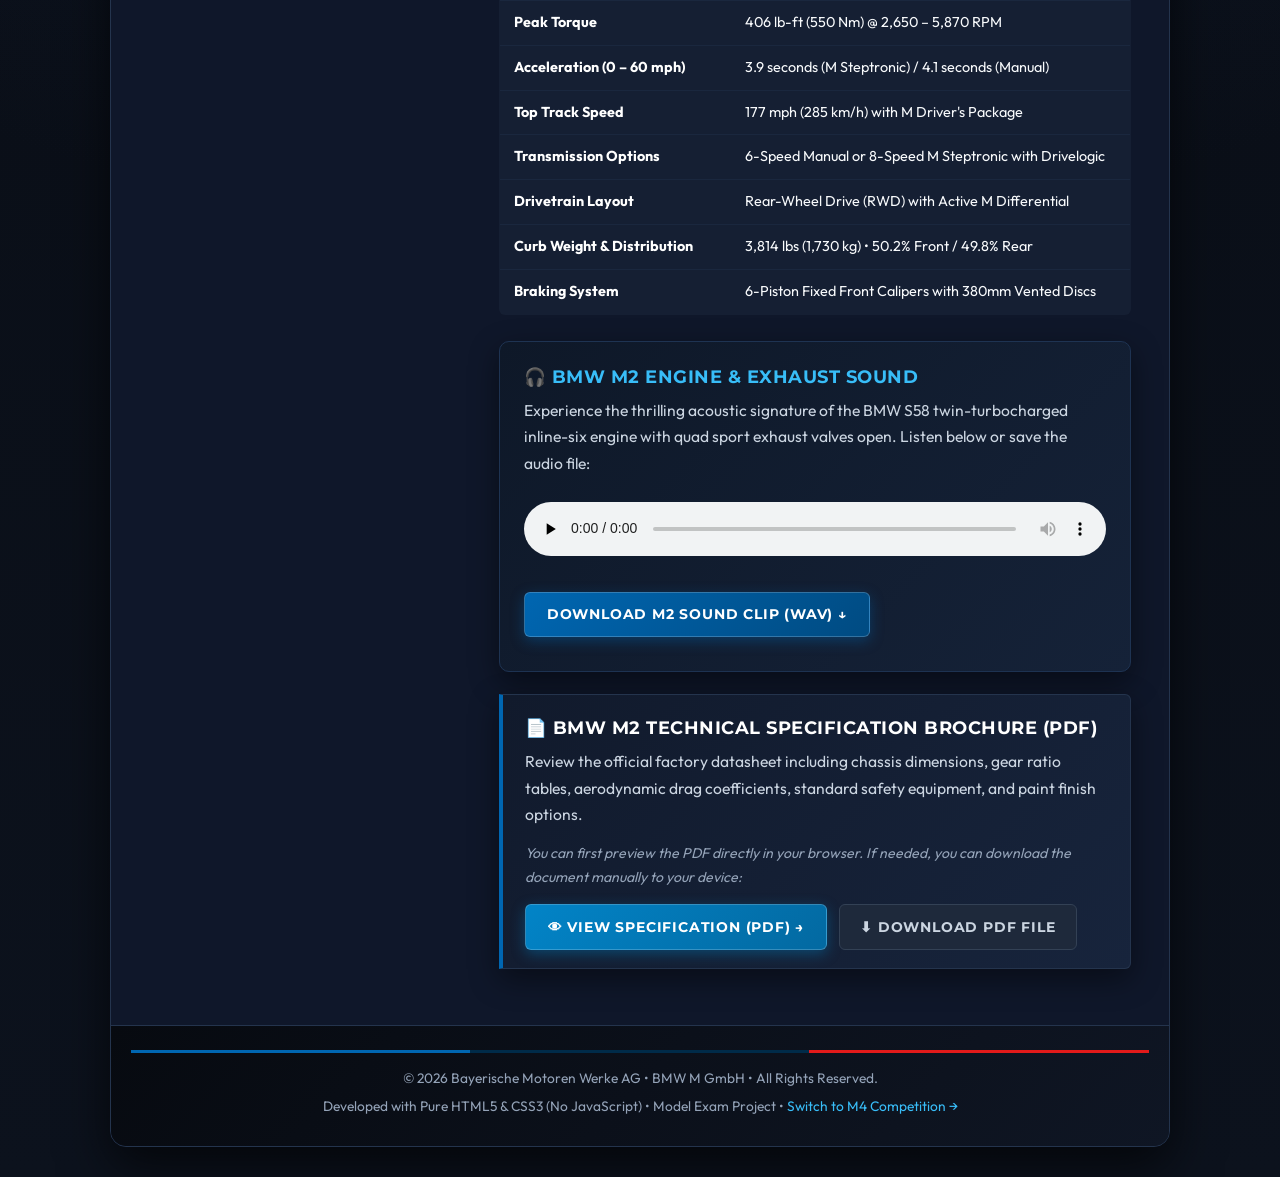
<file: Model_Exam/m2.html>
<!DOCTYPE html>
<html lang="en">

<head>
  <meta charset="UTF-8">
  <meta name="viewport" content="width=device-width, initial-scale=1.0">
  <title>BMW M2 Coupe | Specifications, Carousel &amp; Sound</title>
  <link rel="stylesheet" href="styles/normalize.css">
  <link rel="stylesheet" href="styles/main.css">
</head>

<body>

  <!-- Centered Main Wrapper -->
  <div id="wrapper">

    <!-- BMW M Motorsport Signature Tri-Color Accent Line -->
    <div class="m-tricolor-bar"></div>

    <!-- Header Section with Title, Tagline, Brand Logo & Gradient -->
    <header>
      <div class="header-top">
        <div class="header-branding">
          <div class="header-logo-badge" title="BMW M Performance">
            <img src="images/bmw-logo.jpg" alt="BMW Roundel Logo">
          </div>
          <div class="header-text">
            <h1>BMW <span class="m-letter">M</span> <span class="sub-title">PERFORMANCE</span></h1>
            <p class="tagline">Engineered on the N&uuml;rburgring &bull; Born for Pure Driving Passion</p>
          </div>
        </div>
        <label for="nav-toggle" class="nav-toggle-label" aria-label="Toggle Navigation">
          <span></span>
          <span></span>
          <span></span>
        </label>
      </div>
    </header>

    <!-- Pure CSS Checkbox for Mobile Navigation (Zero JS) -->
    <input type="checkbox" id="nav-toggle" class="nav-toggle-checkbox">

    <!-- Horizontal Navigation Menu -->
    <nav class="main-nav">
      <ul>
        <li><a href="index.html">Home</a></li>

        <li><a href="performance.html">Performance Cars</a></li>
        <li><a href="m2.html" class="active"> BMW M2 Coupe</a></li>

      </ul>
    </nav>

    <!-- Main Content Area: Content Page 1 Layout (Left Sidebar + Right Section) -->
    <main class="content-area left-sidebar-layout clearfix">

      <!-- Sidebar: Left Column (Thumbnail Image Links & Quick Navigation) -->
      <aside class="sidebar">
        <h3 class="sidebar-title">M2 Features &amp; Gallery</h3>

        <!-- List with Image Links (as required by specifications) -->
        <ul class="image-link-list">
          <li>
            <a href="#m2-carousel" class="thumb-card">
              <img src="images/bmw-m2-slide1.jpg" alt="BMW M2 Coupe Stance" class="thumb-photo">
              <div class="thumb-info">
                <strong>BMW M2 Exterior</strong>
                <span>Compact Widebody Design</span>
              </div>
            </a>
          </li>
          <li>
            <a href="#m2-specs" class="thumb-card">
              <img src="images/bmw-m2-slide2.jpg" alt="BMW M2 Performance" class="thumb-photo">
              <div class="thumb-info">
                <strong>S58 Inline-6 Motor</strong>
                <span>453 HP &bull; 406 lb-ft Torque</span>
              </div>
            </a>
          </li>
          <li>
            <a href="#m2-audio" class="thumb-card">
              <img src="images/bmw-m2-slide3.jpg" alt="BMW M2 Track Edition" class="thumb-photo">
              <div class="thumb-info">
                <strong>M Sport Exhaust</strong>
                <span>Quad Tailpipes &bull; Audio</span>
              </div>
            </a>
          </li>
          <li>
            <a href="m4.html" class="thumb-card">
              <img src="images/bmw-m4-slide1.jpg" alt="BMW M4 Competition" class="thumb-photo">
              <div class="thumb-info">
                <strong>M4 Competition Coupe</strong>
                <span>503 HP &bull; View Model &rarr;</span>
              </div>
            </a>
          </li>
        </ul>

        <!-- Navigation Links including Return to Home Link -->
        <h3 class="sidebar-title">Model Quick Links</h3>
        <ul class="sidebar-nav-links">
          <li><a href="index.html">&larr; Return to BMW Home</a></li>
          <li><a href="performance.html">Performance Overview &rarr;</a></li>
          <li><a href="luxury.html" class="gold-link">Switch to Luxury Cars Collection &rarr;</a></li>
          <li><a href="m4.html">2. View M4 Competition Coupe &rarr;</a></li>
          <li><a href="#m2-carousel">M2 Photo Carousel</a></li>
          <li><a href="#m2-specs">Full Technical Specs Table</a></li>
          <li><a href="#m2-audio">&#127911; Listen to M2 Exhaust Sound</a></li>
          <li><a href="#m2-pdf">&#128196; View &amp; Download PDF</a></li>
        </ul>

        <!-- Sidebar Resource Box -->
        <div class="sidebar-box">
          <h4>Driver Feedback</h4>
          <p>
            <em>"The G87 M2 feels like an authentic purebred mechanical weapon. Compact, rear-wheel drive, and ready to
              dance at the throttle."</em>
          </p>
          <p style="color: #38bdf8; font-size: 0.82rem; margin-top: 6px;">
            &mdash; BMW M Test Driver, N&uuml;rburgring
          </p>
        </div>
      </aside>

      <!-- Main Section: Right Column (Carousel, 2-Column Article, Specs Table, Audio & PDF) -->
      <section class="main-section">
        <span class="model-badge">Model Specifications</span>
        <h2 class="page-title">BMW M2 Coupe: <span class="m-highlight">Pure Performance Distilled</span></h2>

        <p class="lead-text">
          The BMW M2 Coupe is engineered for purists who demand an immediate connection with the tarmac. Explore the
          4-slide high-definition visual carousel below showcasing the M2's muscular widebody, aerodynamics, and track
          stance.
        </p>

        <!-- =================================================================
             BMW M2 PURE CSS CAROUSEL (ZERO JAVASCRIPT)
             4 Verified BMW M2 Photos with Radio Buttons, Arrows & Bullet Dots
             ================================================================= -->
        <div class="css-carousel-wrapper" id="m2-carousel">
          <!-- 4 Radio Buttons controlling 4 M2 Slides -->
          <input type="radio" name="m2-slide" id="m2-slide1" checked>
          <input type="radio" name="m2-slide" id="m2-slide2">
          <input type="radio" name="m2-slide" id="m2-slide3">
          <input type="radio" name="m2-slide" id="m2-slide4">

          <!-- Carousel Viewport -->
          <div class="carousel-viewport">

            <!-- Slide 1: Front 3/4 View in Signature Blue -->
            <div class="carousel-item slide-1">
              <img src="images/bmw-m2-slide1.jpg" alt="BMW M2 Coupe Front View">
              <div class="carousel-overlay">
                <span class="badge">Compact Purity</span>
                <h3>BMW M2 Coupe &ndash; Athletic Stance</h3>
                <p>Frameless square kidney air intakes and muscular sculpted bonnet contours.</p>
              </div>
              <label for="m2-slide4" class="carousel-arrow prev" title="Previous Slide">&#10094;</label>
              <label for="m2-slide2" class="carousel-arrow next" title="Next Slide">&#10095;</label>
            </div>

            <!-- Slide 2: Highway & Track Stance at Speed -->
            <div class="carousel-item slide-2">
              <img src="images/bmw-m2-slide2.jpg" alt="BMW M2 Coupe High Speed Stance">
              <div class="carousel-overlay">
                <span class="badge">453 Horsepower</span>
                <h3>Rear-Wheel-Drive Dynamic Precision</h3>
                <p>Shortened wheelbase with near-perfect 50:50 front-to-rear axle weight balance.</p>
              </div>
              <label for="m2-slide1" class="carousel-arrow prev" title="Previous Slide">&#10094;</label>
              <label for="m2-slide3" class="carousel-arrow next" title="Next Slide">&#10095;</label>
            </div>

            <!-- Slide 3: Track Edition Widebody -->
            <div class="carousel-item slide-3">
              <img src="images/bmw-m2-slide3.jpg" alt="BMW M2 Track Edition Widebody">
              <div class="carousel-overlay">
                <span class="badge">Motorsport Aerodynamics</span>
                <h3>Flared Fenders &amp; Aerodynamic Air Curtains</h3>
                <p>Functional wheel arch vents channeling airflow directly over cooling radiators.</p>
              </div>
              <label for="m2-slide2" class="carousel-arrow prev" title="Previous Slide">&#10094;</label>
              <label for="m2-slide4" class="carousel-arrow next" title="Next Slide">&#10095;</label>
            </div>

            <!-- Slide 4: Silver Metallic Stance Profile -->
            <div class="carousel-item slide-4">
              <img src="images/bmw-m2-slide4.jpg" alt="BMW M2 Silver Metallic Stance">
              <div class="carousel-overlay">
                <span class="badge">Carbon Fiber Roof</span>
                <h3>Lightweight CFRP Construction</h3>
                <p>Carbon fiber composite roof lowers center of gravity for maximum agility.</p>
              </div>
              <label for="m2-slide3" class="carousel-arrow prev" title="Previous Slide">&#10094;</label>
              <label for="m2-slide1" class="carousel-arrow next" title="Next Slide">&#10095;</label>
            </div>

          </div>

          <!-- Bullet Dots for Direct Click Navigation -->
          <div class="carousel-bullets">
            <label for="m2-slide1" class="carousel-bullet bullet-1" title="Slide 1: Front Stance"></label>
            <label for="m2-slide2" class="carousel-bullet bullet-2" title="Slide 2: Highway Speed"></label>
            <label for="m2-slide3" class="carousel-bullet bullet-3" title="Slide 3: Widebody"></label>
            <label for="m2-slide4" class="carousel-bullet bullet-4" title="Slide 4: Carbon Roof"></label>
          </div>
        </div>

        <!-- 2-Column Article (Desktop and Tablet Only) -->
        <article class="two-column-article">
          <p>
            The BMW M2 Coupe is engineered for purists who demand immediate connection with tarmac. Built with a compact
            wheelbase, aggressively flared wheel arches, and near-perfect 50:50 axle weight balance, the G87 M2 delivers
            razor-sharp front-end precision and playful rear-axle adjustability.
          </p>

          <p>
            At its core sits the legendary 3.0-liter BMW M S58 twin-turbocharged inline-six motor &mdash; the very same
            powerplant engineered for its larger M3 and M4 siblings. Tuned to 453 horsepower and 406 lb-ft of torque,
            this high-revving powerhouse revs eagerly to a thrilling 7,200 RPM redline.
          </p>

          <p>
            Enthusiasts can choose between a purist 6-speed manual gearbox with automatic rev-matching for total analog
            control, or the lightning-fast 8-speed M Steptronic transmission with Drivelogic. Power is routed
            exclusively through an Active M Differential on the rear axle for maximum exit traction.
          </p>

          <p>
            Inside, lightweight M Carbon bucket seats save 24 pounds of weight, locking driver and passenger securely
            during high-G lateral cornering. The curved digital display features dedicated M Mode displays, tire
            temperature telemetry, and a 10-stage drift analyzer.
          </p>
        </article>

        <!-- Technical Specifications Table in Text -->
        <div id="m2-specs">
          <h3 class="section-subtitle">BMW M2 Comprehensive Technical Specifications</h3>
          <table class="specs-table">
            <thead>
              <tr>
                <th>Specification Category</th>
                <th>Factory Specification Value</th>
              </tr>
            </thead>
            <tbody>
              <tr>
                <td><strong>Engine Architecture</strong></td>
                <td>3.0L BMW S58 M TwinPower Turbo Inline-6 Cylinder</td>
              </tr>
              <tr>
                <td><strong>Peak Power Output</strong></td>
                <td>453 HP @ 6,250 RPM</td>
              </tr>
              <tr>
                <td><strong>Peak Torque</strong></td>
                <td>406 lb-ft (550 Nm) @ 2,650 &ndash; 5,870 RPM</td>
              </tr>
              <tr>
                <td><strong>Acceleration (0 &ndash; 60 mph)</strong></td>
                <td>3.9 seconds (M Steptronic) / 4.1 seconds (Manual)</td>
              </tr>
              <tr>
                <td><strong>Top Track Speed</strong></td>
                <td>177 mph (285 km/h) with M Driver's Package</td>
              </tr>
              <tr>
                <td><strong>Transmission Options</strong></td>
                <td>6-Speed Manual or 8-Speed M Steptronic with Drivelogic</td>
              </tr>
              <tr>
                <td><strong>Drivetrain Layout</strong></td>
                <td>Rear-Wheel Drive (RWD) with Active M Differential</td>
              </tr>
              <tr>
                <td><strong>Curb Weight &amp; Distribution</strong></td>
                <td>3,814 lbs (1,730 kg) &bull; 50.2% Front / 49.8% Rear</td>
              </tr>
              <tr>
                <td><strong>Braking System</strong></td>
                <td>6-Piston Fixed Front Calipers with 380mm Vented Discs</td>
              </tr>
            </tbody>
          </table>
        </div>

        <!-- Car Sound / Exhaust Audio File Section (Required) -->
        <div class="audio-card" id="m2-audio">
          <h4>&#127911; BMW M2 Engine &amp; Exhaust Sound</h4>
          <p>
            Experience the thrilling acoustic signature of the BMW S58 twin-turbocharged inline-six engine with quad
            sport exhaust valves open. Listen below or save the audio file:
          </p>
          <audio controls preload="none">
            <source src="media/bmw-m2-exhaust.wav" type="audio/wav">
            Your browser does not support the audio element.
          </audio>
          <p style="margin-top: 10px;">
            <a href="media/bmw-m2-exhaust.wav" class="btn-download" download>
              Download M2 Sound Clip (WAV) &darr;
            </a>
          </p>
        </div>

        <!-- PDF Specifications Section: First View PDF, Download Manually After (Required) -->
        <div class="info-card" id="m2-pdf">
          <h4>&#128196; BMW M2 Technical Specification Brochure (PDF)</h4>
          <p>
            Review the official factory datasheet including chassis dimensions, gear ratio tables, aerodynamic drag
            coefficients, standard safety equipment, and paint finish options.
          </p>
          <p style="font-size: 0.88rem; color: #94a3b8; margin-top: 6px;">
            <em>You can first preview the PDF directly in your browser. If needed, you can download the document
              manually to your device:</em>
          </p>
          <!-- Dual Action Buttons -->
          <div class="pdf-actions">
            <!-- 1. First View PDF in new tab -->
            <a href="media/bmw-m2-specifications.pdf" target="_blank" class="btn-view-pdf">
              &#128065; View Specification (PDF) &rarr;
            </a>
            <!-- 2. Manual Download Button if needed -->
            <a href="media/bmw-m2-specifications.pdf" download class="btn-download-pdf">
              &#11015; Download PDF File
            </a>
          </div>
        </div>

      </section>

    </main>

    <!-- Modern Footer with Gradient & Character Entities -->
    <footer>
      <div class="m-tricolor-bar" style="height: 3px; margin-bottom: 14px;"></div>
      <p>&copy; 2026 Bayerische Motoren Werke AG &bull; BMW M GmbH &bull; All Rights Reserved.</p>
      <p>Developed with Pure HTML5 &amp; CSS3 (No JavaScript) &bull; Model Exam Project &bull; <a href="m4.html">Switch
          to M4 Competition &rarr;</a></p>
    </footer>

  </div>

</body>

</html>
</file>
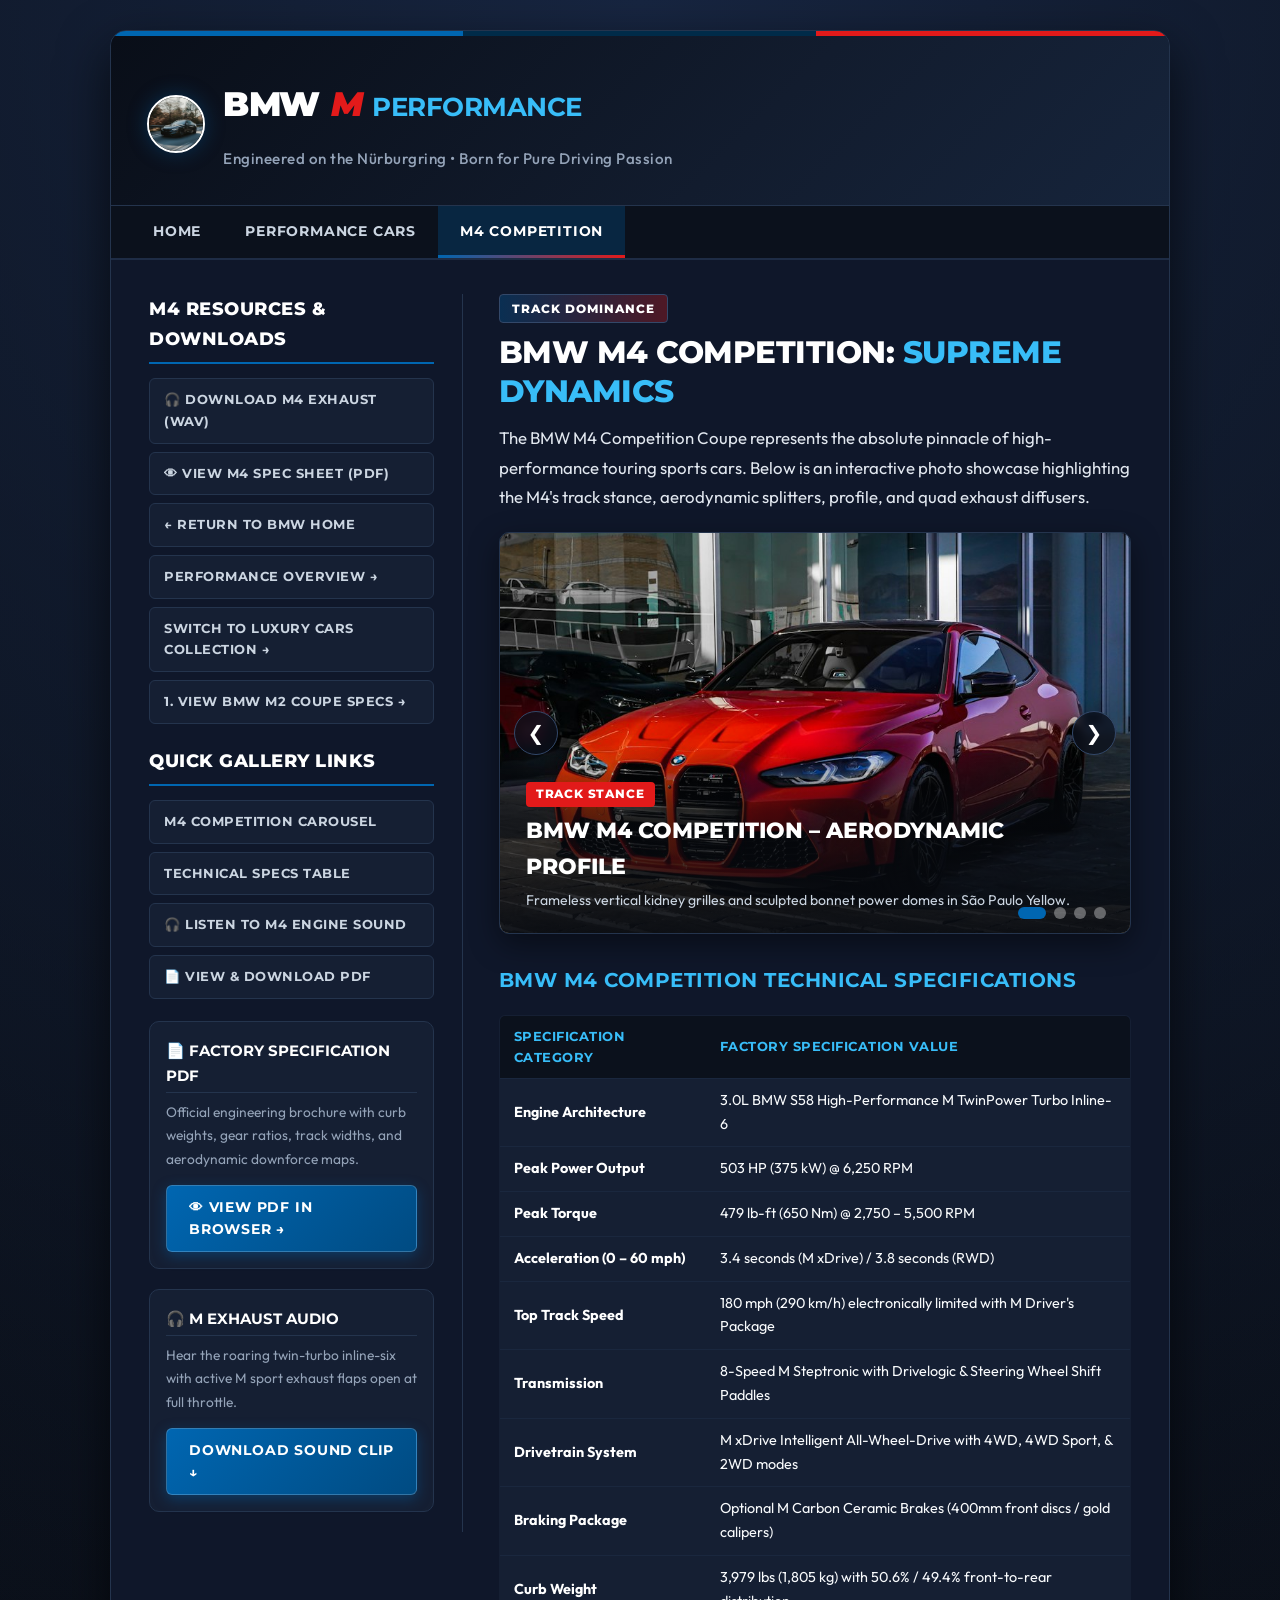
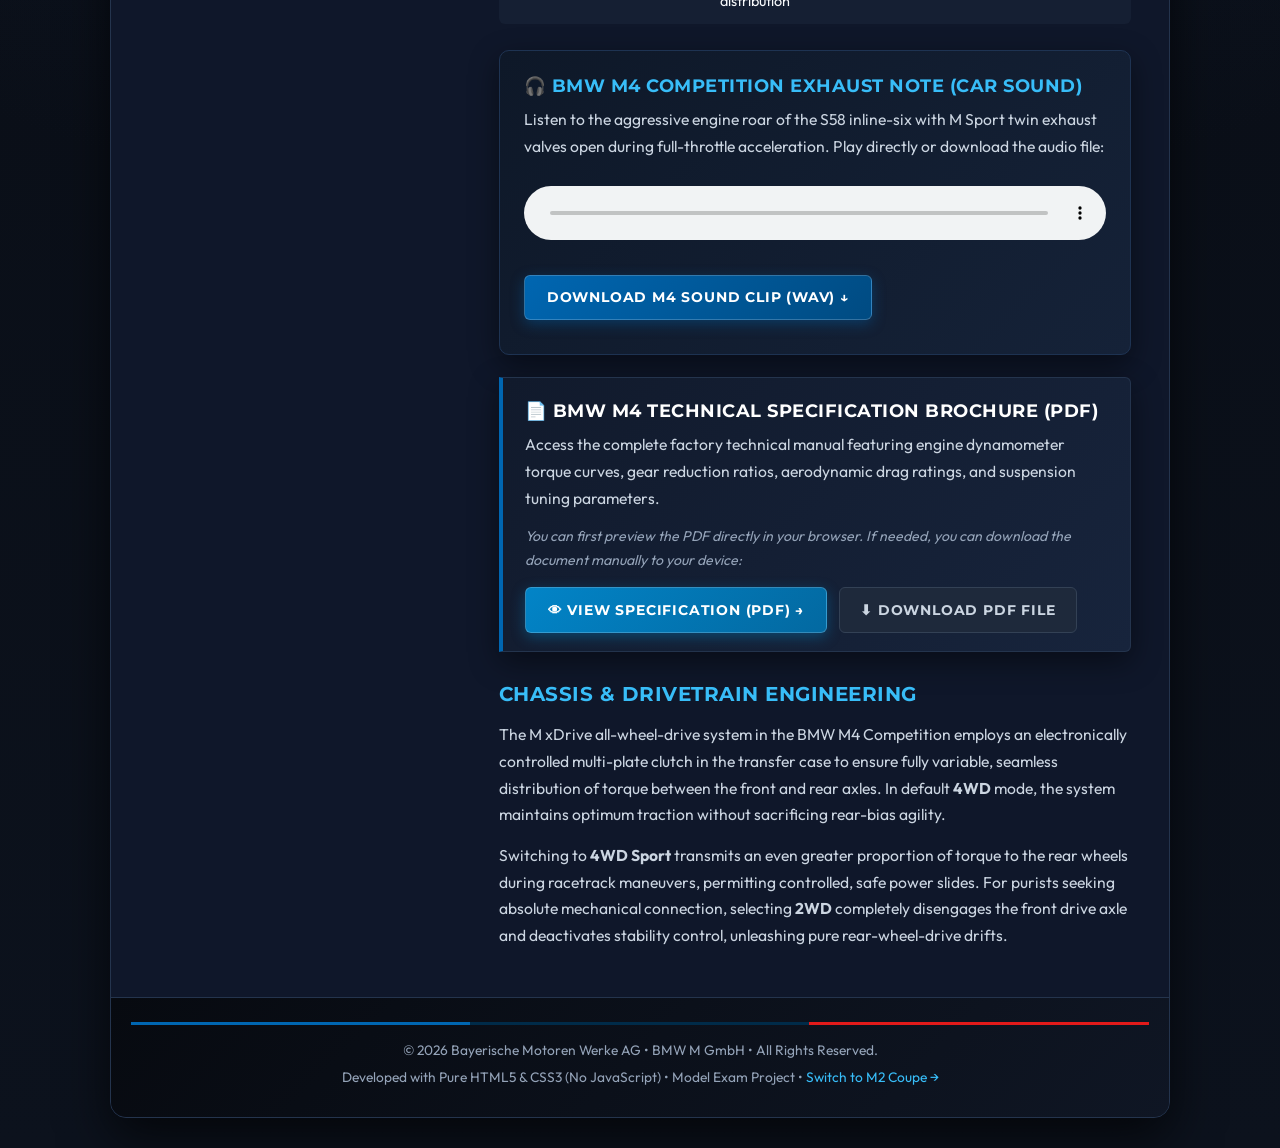
<file: Model_Exam/m4.html>
<!DOCTYPE html>
<html lang="en">

<head>
  <meta charset="UTF-8">
  <meta name="viewport" content="width=device-width, initial-scale=1.0">
  <title>BMW M4 Competition | Specifications, Carousel &amp; Sound</title>
  <link rel="stylesheet" href="styles/normalize.css">
  <link rel="stylesheet" href="styles/main.css">
</head>

<body>

  <!-- Centered Main Wrapper -->
  <div id="wrapper">

    <!-- BMW M Motorsport Signature Tri-Color Accent Line -->
    <div class="m-tricolor-bar"></div>

    <!-- Header Section with Title, Tagline, Brand Logo & Gradient -->
    <header>
      <div class="header-top">
        <div class="header-branding">
          <div class="header-logo-badge" title="BMW M Performance">
            <img src="images/bmw-logo.jpg" alt="BMW Roundel Logo">
          </div>
          <div class="header-text">
            <h1>BMW <span class="m-letter">M</span> <span class="sub-title">PERFORMANCE</span></h1>
            <p class="tagline">Engineered on the N&uuml;rburgring &bull; Born for Pure Driving Passion</p>
          </div>
        </div>
        <label for="nav-toggle" class="nav-toggle-label" aria-label="Toggle Navigation">
          <span></span>
          <span></span>
          <span></span>
        </label>
      </div>
    </header>

    <!-- Pure CSS Checkbox for Mobile Navigation (Zero JS) -->
    <input type="checkbox" id="nav-toggle" class="nav-toggle-checkbox">

    <!-- Horizontal Navigation Menu -->
    <nav class="main-nav">
      <ul>
        <li><a href="index.html">Home</a></li>

        <li><a href="performance.html">Performance Cars</a></li>

        <li><a href="m4.html" class="active"> M4 Competition</a></li>
      </ul>
    </nav>

    <!-- Main Content Area: Content Page 2 Layout (Left Sidebar + Right Section) -->
    <main class="content-area heritage-layout clearfix">

      <!-- Sidebar: Left Column (Additional Resources, Audio Link, PDF Link) -->
      <aside class="sidebar">
        <h3 class="sidebar-title">M4 Resources &amp; Downloads</h3>

        <ul class="sidebar-nav-links">
          <li>
            <a href="media/bmw-m4-exhaust.wav" target="_blank" download>
              &#127911; Download M4 Exhaust (WAV)
            </a>
          </li>
          <li>
            <a href="media/bmw-m4-specifications.pdf" target="_blank">
              &#128065; View M4 Spec Sheet (PDF)
            </a>
          </li>
          <li><a href="index.html">&larr; Return to BMW Home</a></li>
          <li><a href="performance.html">Performance Overview &rarr;</a></li>
          <li><a href="luxury.html" class="gold-link">Switch to Luxury Cars Collection &rarr;</a></li>
          <li><a href="m2.html">1. View BMW M2 Coupe Specs &rarr;</a></li>
        </ul>

        <h3 class="sidebar-title">Quick Gallery Links</h3>
        <ul class="sidebar-nav-links">
          <li><a href="#m4-carousel">M4 Competition Carousel</a></li>
          <li><a href="#m4-specs">Technical Specs Table</a></li>
          <li><a href="#m4-audio">&#127911; Listen to M4 Engine Sound</a></li>
          <li><a href="#m4-pdf">&#128196; View &amp; Download PDF</a></li>
        </ul>

        <!-- Sidebar Downloadable PDF Card -->
        <div class="sidebar-box">
          <h4>&#128196; Factory Specification PDF</h4>
          <p>
            Official engineering brochure with curb weights, gear ratios, track widths, and aerodynamic downforce maps.
          </p>
          <a href="media/bmw-m4-specifications.pdf" class="btn-download" target="_blank">
            &#128065; View PDF in Browser &rarr;
          </a>
        </div>

        <!-- Sidebar Audio Tour Card -->
        <div class="sidebar-box">
          <h4>&#127911; M Exhaust Audio</h4>
          <p>
            Hear the roaring twin-turbo inline-six with active M sport exhaust flaps open at full throttle.
          </p>
          <a href="media/bmw-m4-exhaust.wav" class="btn-download" target="_blank" download>
            Download Sound Clip &darr;
          </a>
        </div>
      </aside>

      <!-- Main Section: Right Column (Carousel, Specs Table, Audio & Content) -->
      <section class="main-section">
        <span class="model-badge">Track Dominance</span>
        <h2 class="page-title">BMW M4 Competition: <span class="m-highlight">Supreme Dynamics</span></h2>

        <p class="lead-text">
          The BMW M4 Competition Coupe represents the absolute pinnacle of high-performance touring sports cars. Below
          is an interactive photo showcase highlighting the M4's track stance, aerodynamic splitters, profile, and quad
          exhaust diffusers.
        </p>

        <!-- =================================================================
             PURE CSS CAROUSEL (ZERO JAVASCRIPT)
             4 Correct BMW M4 Competition Images with Radio Buttons, Arrows & Bullets
             ================================================================= -->
        <div class="css-carousel-wrapper" id="m4-carousel">
          <!-- 4 Radio Buttons controlling 4 Slides -->
          <input type="radio" name="m4-slide" id="m4-slide1" checked>
          <input type="radio" name="m4-slide" id="m4-slide2">
          <input type="radio" name="m4-slide" id="m4-slide3">
          <input type="radio" name="m4-slide" id="m4-slide4">

          <!-- Carousel Viewport -->
          <div class="carousel-viewport">

            <!-- Slide 1: Front Track Stance (User's Verified Correct First Image) -->
            <div class="carousel-item slide-1">
              <img src="images/bmw-m4-slide1.jpg" alt="BMW M4 Competition Coupe Stance">
              <div class="carousel-overlay">
                <span class="badge">Track Stance</span>
                <h3>BMW M4 Competition &ndash; Aerodynamic Profile</h3>
                <p>Frameless vertical kidney grilles and sculpted bonnet power domes in S&atilde;o Paulo Yellow.</p>
              </div>
              <label for="m4-slide4" class="carousel-arrow prev" title="Previous Slide">&#10094;</label>
              <label for="m4-slide2" class="carousel-arrow next" title="Next Slide">&#10095;</label>
            </div>

            <!-- Slide 2: High Speed Track Performance Action -->
            <div class="carousel-item slide-2">
              <img src="images/bmw-m4-slide2.jpg" alt="BMW M4 G82 Driving Performance">
              <div class="carousel-overlay">
                <span class="badge">503 Horsepower</span>
                <h3>M xDrive All-Wheel Drive Precision</h3>
                <p>Instantaneous torque vectoring with pure rear-wheel-drive 2WD mode.</p>
              </div>
              <label for="m4-slide1" class="carousel-arrow prev" title="Previous Slide">&#10094;</label>
              <label for="m4-slide3" class="carousel-arrow next" title="Next Slide">&#10095;</label>
            </div>

            <!-- Slide 3: Isle of Man Green Luxury Coupe Profile -->
            <div class="carousel-item slide-3">
              <img src="images/bmw-m4-slide3.jpg" alt="BMW M4 Competition Green Coupe">
              <div class="carousel-overlay">
                <span class="badge">Motorsport Design</span>
                <h3>Carbon Fiber Aero Mirrors &amp; Contours</h3>
                <p>Aggressive side skirts and aerodynamic double-bubble carbon fiber roof.</p>
              </div>
              <label for="m4-slide2" class="carousel-arrow prev" title="Previous Slide">&#10094;</label>
              <label for="m4-slide4" class="carousel-arrow next" title="Next Slide">&#10095;</label>
            </div>

            <!-- Slide 4: Rear Exhaust Diffuser & Taillights -->
            <div class="carousel-item slide-4">
              <img src="images/bmw-m4-slide4.jpg" alt="BMW M4 Rear Quad Exhaust Diffuser">
              <div class="carousel-overlay">
                <span class="badge">Acoustic Signature</span>
                <h3>Dual Twin 100mm Quad Exhaust Tips</h3>
                <p>Electronically controlled exhaust valves generating signature M burble.</p>
              </div>
              <label for="m4-slide3" class="carousel-arrow prev" title="Previous Slide">&#10094;</label>
              <label for="m4-slide1" class="carousel-arrow next" title="Next Slide">&#10095;</label>
            </div>

          </div>

          <!-- Bullet Dots for Direct Click Navigation -->
          <div class="carousel-bullets">
            <label for="m4-slide1" class="carousel-bullet bullet-1" title="Slide 1: Exterior Front"></label>
            <label for="m4-slide2" class="carousel-bullet bullet-2" title="Slide 2: Track Driving"></label>
            <label for="m4-slide3" class="carousel-bullet bullet-3" title="Slide 3: Side Profile"></label>
            <label for="m4-slide4" class="carousel-bullet bullet-4" title="Slide 4: Rear Exhaust"></label>
          </div>
        </div>

        <!-- Technical Specifications Table in Text (Required) -->
        <div id="m4-specs">
          <h3 class="section-subtitle">BMW M4 Competition Technical Specifications</h3>
          <table class="specs-table">
            <thead>
              <tr>
                <th>Specification Category</th>
                <th>Factory Specification Value</th>
              </tr>
            </thead>
            <tbody>
              <tr>
                <td><strong>Engine Architecture</strong></td>
                <td>3.0L BMW S58 High-Performance M TwinPower Turbo Inline-6</td>
              </tr>
              <tr>
                <td><strong>Peak Power Output</strong></td>
                <td>503 HP (375 kW) @ 6,250 RPM</td>
              </tr>
              <tr>
                <td><strong>Peak Torque</strong></td>
                <td>479 lb-ft (650 Nm) @ 2,750 &ndash; 5,500 RPM</td>
              </tr>
              <tr>
                <td><strong>Acceleration (0 &ndash; 60 mph)</strong></td>
                <td>3.4 seconds (M xDrive) / 3.8 seconds (RWD)</td>
              </tr>
              <tr>
                <td><strong>Top Track Speed</strong></td>
                <td>180 mph (290 km/h) electronically limited with M Driver's Package</td>
              </tr>
              <tr>
                <td><strong>Transmission</strong></td>
                <td>8-Speed M Steptronic with Drivelogic &amp; Steering Wheel Shift Paddles</td>
              </tr>
              <tr>
                <td><strong>Drivetrain System</strong></td>
                <td>M xDrive Intelligent All-Wheel-Drive with 4WD, 4WD Sport, &amp; 2WD modes</td>
              </tr>
              <tr>
                <td><strong>Braking Package</strong></td>
                <td>Optional M Carbon Ceramic Brakes (400mm front discs / gold calipers)</td>
              </tr>
              <tr>
                <td><strong>Curb Weight</strong></td>
                <td>3,979 lbs (1,805 kg) with 50.6% / 49.4% front-to-rear distribution</td>
              </tr>
            </tbody>
          </table>
        </div>

        <!-- Car Sound / Exhaust Audio File Section (Required) -->
        <div class="audio-card" id="m4-audio">
          <h4>&#127911; BMW M4 Competition Exhaust Note (Car Sound)</h4>
          <p>
            Listen to the aggressive engine roar of the S58 inline-six with M Sport twin exhaust valves open during
            full-throttle acceleration. Play directly or download the audio file:
          </p>
          <audio controls preload="none">
            <source src="media/bmw-m4-exhaust.wav" type="audio/wav">
            Your browser does not support the audio element.
          </audio>
          <p style="margin-top: 10px;">
            <a href="media/bmw-m4-exhaust.wav" class="btn-download" download>
              Download M4 Sound Clip (WAV) &darr;
            </a>
          </p>
        </div>

        <!-- PDF Specifications Section: First View PDF, Download Manually After (Required) -->
        <div class="info-card" id="m4-pdf">
          <h4>&#128196; BMW M4 Technical Specification Brochure (PDF)</h4>
          <p>
            Access the complete factory technical manual featuring engine dynamometer torque curves, gear reduction
            ratios, aerodynamic drag ratings, and suspension tuning parameters.
          </p>
          <p style="font-size: 0.88rem; color: #94a3b8; margin-top: 6px;">
            <em>You can first preview the PDF directly in your browser. If needed, you can download the document
              manually to your device:</em>
          </p>
          <!-- Dual Action Buttons -->
          <div class="pdf-actions">
            <!-- 1. First View PDF in new tab -->
            <a href="media/bmw-m4-specifications.pdf" target="_blank" class="btn-view-pdf">
              &#128065; View Specification (PDF) &rarr;
            </a>
            <!-- 2. Manual Download Button if needed -->
            <a href="media/bmw-m4-specifications.pdf" download class="btn-download-pdf">
              &#11015; Download PDF File
            </a>
          </div>
        </div>

        <!-- Detailed Engineering Overview -->
        <h3 class="section-subtitle">Chassis &amp; Drivetrain Engineering</h3>
        <p>
          The M xDrive all-wheel-drive system in the BMW M4 Competition employs an electronically controlled multi-plate
          clutch in the transfer case to ensure fully variable, seamless distribution of torque between the front and
          rear axles. In default <strong>4WD</strong> mode, the system maintains optimum traction without sacrificing
          rear-bias agility.
        </p>

        <p>
          Switching to <strong>4WD Sport</strong> transmits an even greater proportion of torque to the rear wheels
          during racetrack maneuvers, permitting controlled, safe power slides. For purists seeking absolute mechanical
          connection, selecting <strong>2WD</strong> completely disengages the front drive axle and deactivates
          stability control, unleashing pure rear-wheel-drive drifts.
        </p>

      </section>

    </main>

    <!-- Modern Footer with Gradient & Character Entities -->
    <footer>
      <div class="m-tricolor-bar" style="height: 3px; margin-bottom: 14px;"></div>
      <p>&copy; 2026 Bayerische Motoren Werke AG &bull; BMW M GmbH &bull; All Rights Reserved.</p>
      <p>Developed with Pure HTML5 &amp; CSS3 (No JavaScript) &bull; Model Exam Project &bull; <a href="m2.html">Switch
          to M2 Coupe &rarr;</a></p>
    </footer>

  </div>

</body>

</html>
</file>
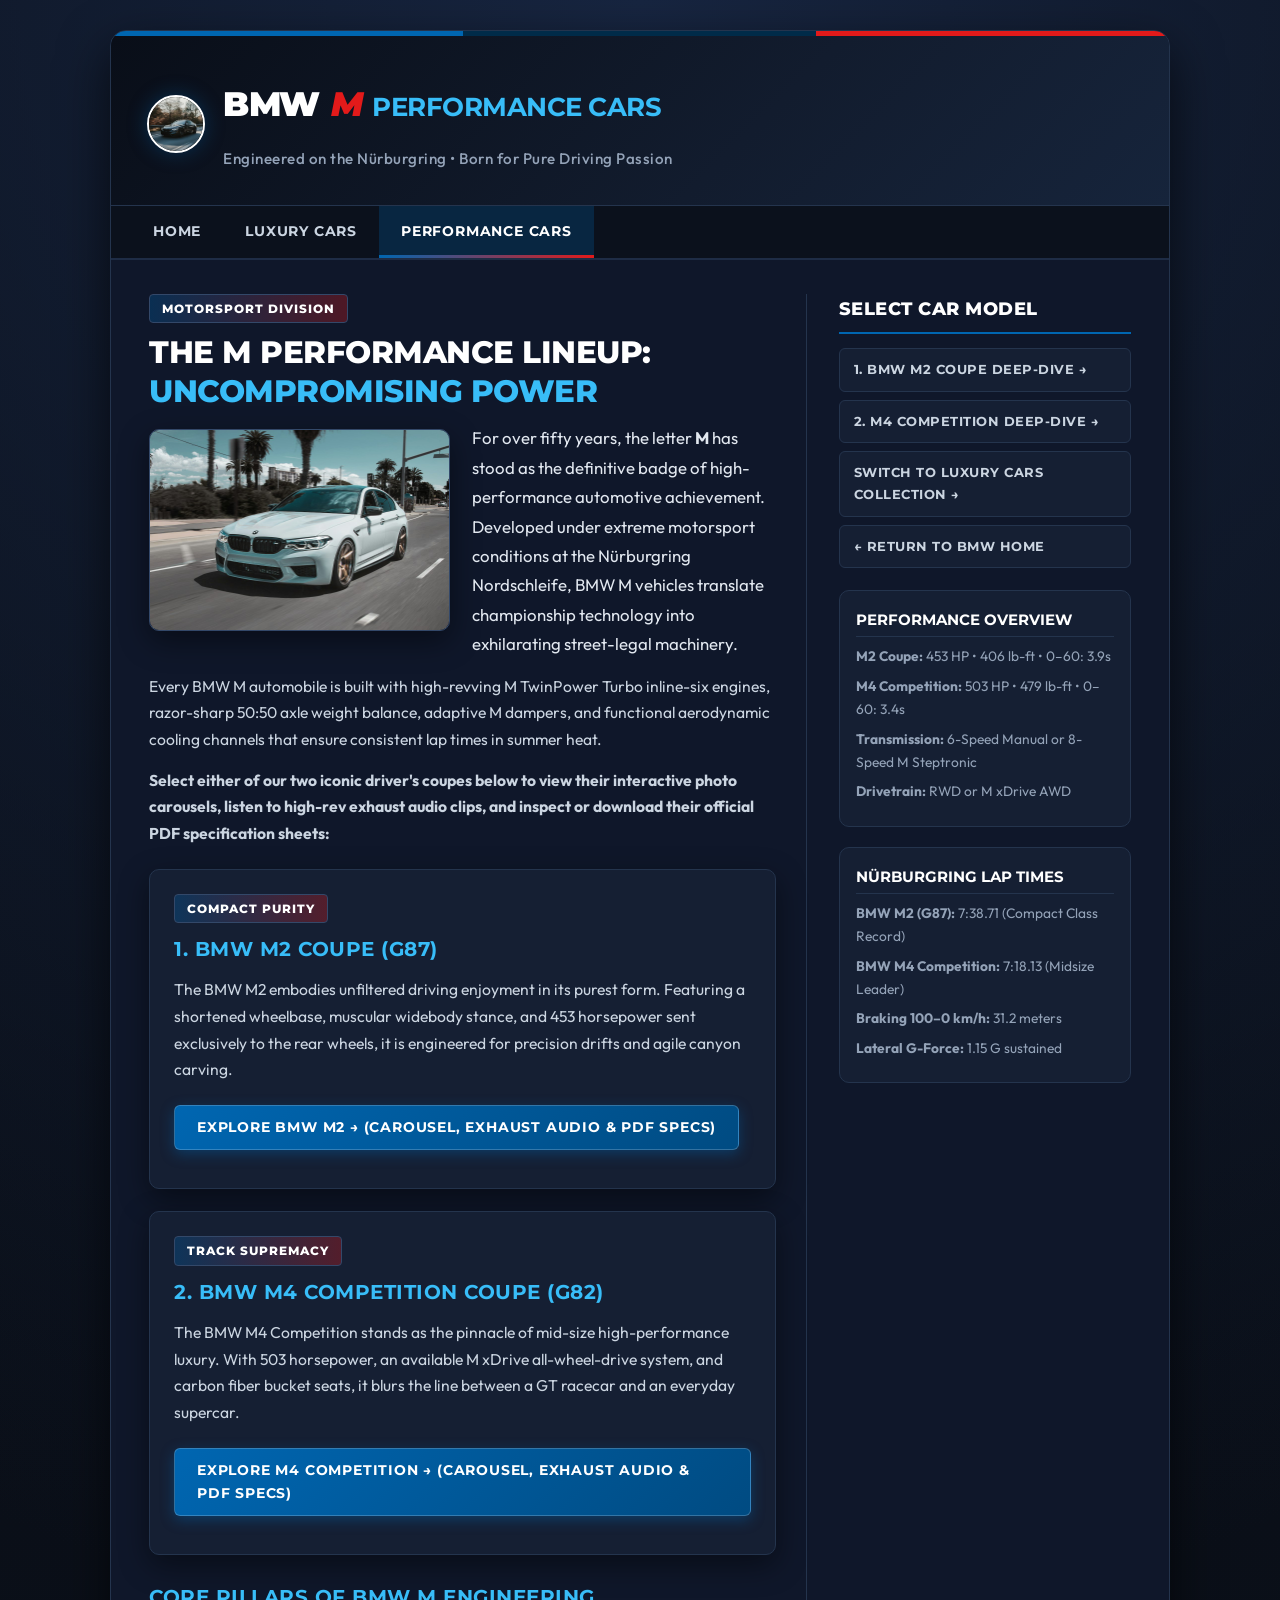
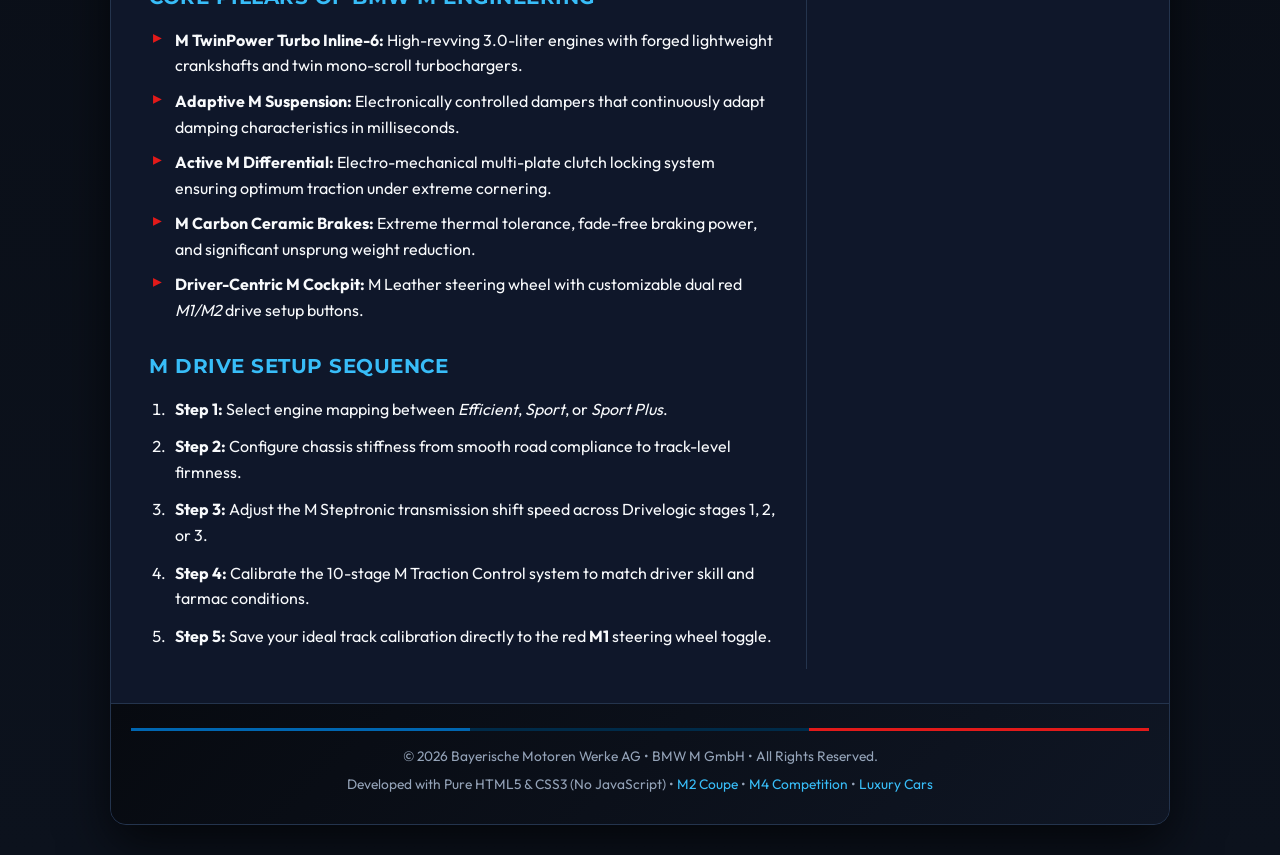
<file: Model_Exam/performance.html>
<!DOCTYPE html>
<html lang="en">

<head>
  <meta charset="UTF-8">
  <meta name="viewport" content="width=device-width, initial-scale=1.0">
  <title>BMW M Performance | Track-Bred Performance Cars</title>
  <link rel="stylesheet" href="styles/normalize.css">
  <link rel="stylesheet" href="styles/main.css">
</head>

<body>

  <!-- Centered Main Wrapper -->
  <div id="wrapper">

    <!-- BMW M Motorsport Signature Tri-Color Accent Line -->
    <div class="m-tricolor-bar"></div>

    <!-- Header Section with Title, Tagline, Brand Logo & Gradient -->
    <header>
      <div class="header-top">
        <div class="header-branding">
          <div class="header-logo-badge" title="BMW M Performance">
            <img src="images/bmw-logo.jpg" alt="BMW Roundel Logo">
          </div>
          <div class="header-text">
            <h1>BMW <span class="m-letter">M</span> <span class="sub-title">PERFORMANCE CARS</span></h1>
            <p class="tagline">Engineered on the N&uuml;rburgring &bull; Born for Pure Driving Passion</p>
          </div>
        </div>
        <!-- Pure CSS Mobile Menu Toggle Label -->
        <label for="nav-toggle" class="nav-toggle-label" aria-label="Toggle Navigation">
          <span></span>
          <span></span>
          <span></span>
        </label>
      </div>
    </header>

    <!-- Pure CSS Checkbox for Mobile Navigation (Zero JS) -->
    <input type="checkbox" id="nav-toggle" class="nav-toggle-checkbox">

    <!-- Horizontal Navigation Menu -->
    <nav class="main-nav">
      <ul>
        <li><a href="index.html">Home</a></li>
        <li><a href="luxury.html">Luxury Cars</a></li>
        <li><a href="performance.html" class="active">Performance Cars</a></li>

      </ul>
    </nav>

    <!-- Main Content Area: 2-Column Performance Layout -->
    <main class="content-area home-layout clearfix">

      <!-- Section: Left Column (Floated Real Image, Lead Narrative, Model Portals) -->
      <section class="main-section">
        <span class="model-badge">Motorsport Division</span>
        <h2 class="page-title">The M Performance Lineup: <span class="m-highlight">Uncompromising Power</span></h2>

        <!-- Floated Real Photograph with Carbon Outline & Shadow -->
        <img src="images/bmw-hero.jpg" alt="BMW M Performance Fleet" class="img-float-left">

        <p class="lead-text">
          For over fifty years, the letter <strong>M</strong> has stood as the definitive badge of high-performance
          automotive achievement. Developed under extreme motorsport conditions at the N&uuml;rburgring Nordschleife,
          BMW M vehicles translate championship technology into exhilarating street-legal machinery.
        </p>

        <p>
          Every BMW M automobile is built with high-revving M TwinPower Turbo inline-six engines, razor-sharp 50:50 axle
          weight balance, adaptive M dampers, and functional aerodynamic cooling channels that ensure consistent lap
          times in summer heat.
        </p>

        <p>
          <strong>Select either of our two iconic driver's coupes below to view their interactive photo carousels,
            listen to high-rev exhaust audio clips, and inspect or download their official PDF specification
            sheets:</strong>
        </p>

        <!-- Model Portal 1: BMW M2 -->
        <div class="model-spotlight">
          <span class="model-badge">Compact Purity</span>
          <h3 class="section-subtitle" style="margin-top:0;">1. BMW M2 Coupe (G87)</h3>
          <p>
            The BMW M2 embodies unfiltered driving enjoyment in its purest form. Featuring a shortened wheelbase,
            muscular widebody stance, and 453 horsepower sent exclusively to the rear wheels, it is engineered for
            precision drifts and agile canyon carving.
          </p>
          <p>
            <a href="m2.html" class="btn-download">Explore BMW M2 &rarr; (Carousel, Exhaust Audio &amp; PDF Specs)</a>
          </p>
        </div>

        <!-- Model Portal 2: BMW M4 Competition -->
        <div class="model-spotlight">
          <span class="model-badge">Track Supremacy</span>
          <h3 class="section-subtitle" style="margin-top:0;">2. BMW M4 Competition Coupe (G82)</h3>
          <p>
            The BMW M4 Competition stands as the pinnacle of mid-size high-performance luxury. With 503 horsepower, an
            available M xDrive all-wheel-drive system, and carbon fiber bucket seats, it blurs the line between a GT
            racecar and an everyday supercar.
          </p>
          <p>
            <a href="m4.html" class="btn-download">Explore M4 Competition &rarr; (Carousel, Exhaust Audio &amp; PDF
              Specs)</a>
          </p>
        </div>

        <!-- Unordered List: The Core Pillars of BMW M -->
        <h3 class="section-subtitle">Core Pillars of BMW M Engineering</h3>
        <ul class="styled-list">
          <li><strong>M TwinPower Turbo Inline-6:</strong> High-revving 3.0-liter engines with forged lightweight
            crankshafts and twin mono-scroll turbochargers.</li>
          <li><strong>Adaptive M Suspension:</strong> Electronically controlled dampers that continuously adapt damping
            characteristics in milliseconds.</li>
          <li><strong>Active M Differential:</strong> Electro-mechanical multi-plate clutch locking system ensuring
            optimum traction under extreme cornering.</li>
          <li><strong>M Carbon Ceramic Brakes:</strong> Extreme thermal tolerance, fade-free braking power, and
            significant unsprung weight reduction.</li>
          <li><strong>Driver-Centric M Cockpit:</strong> M Leather steering wheel with customizable dual red
            <em>M1/M2</em> drive setup buttons.
          </li>
        </ul>

        <!-- Ordered List: Setup Sequence -->
        <h3 class="section-subtitle">M Drive Setup Sequence</h3>
        <ol class="styled-steps">
          <li><strong>Step 1:</strong> Select engine mapping between <em>Efficient</em>, <em>Sport</em>, or <em>Sport
              Plus</em>.</li>
          <li><strong>Step 2:</strong> Configure chassis stiffness from smooth road compliance to track-level firmness.
          </li>
          <li><strong>Step 3:</strong> Adjust the M Steptronic transmission shift speed across Drivelogic stages 1, 2,
            or 3.</li>
          <li><strong>Step 4:</strong> Calibrate the 10-stage M Traction Control system to match driver skill and tarmac
            conditions.</li>
          <li><strong>Step 5:</strong> Save your ideal track calibration directly to the red <strong>M1</strong>
            steering wheel toggle.</li>
        </ol>
      </section>

      <!-- Aside: Right Column (Sidebar Model Selectors & Quick Facts) -->
      <aside class="sidebar">
        <h3 class="sidebar-title">Select Car Model</h3>
        <ul class="sidebar-nav-links">
          <li><a href="m2.html">1. BMW M2 Coupe Deep-Dive &rarr;</a></li>
          <li><a href="m4.html">2. M4 Competition Deep-Dive &rarr;</a></li>
          <li><a href="luxury.html" class="gold-link">Switch to Luxury Cars Collection &rarr;</a></li>
          <li><a href="index.html">&larr; Return to BMW Home</a></li>
        </ul>

        <!-- Sidebar Feature Box: Quick Specs Comparison -->
        <div class="sidebar-box">
          <h4>Performance Overview</h4>
          <p><strong>M2 Coupe:</strong> 453 HP &bull; 406 lb-ft &bull; 0&ndash;60: 3.9s</p>
          <p><strong>M4 Competition:</strong> 503 HP &bull; 479 lb-ft &bull; 0&ndash;60: 3.4s</p>
          <p><strong>Transmission:</strong> 6-Speed Manual or 8-Speed M Steptronic</p>
          <p><strong>Drivetrain:</strong> RWD or M xDrive AWD</p>
        </div>

        <!-- Sidebar Feature Box: Motorsport Track Records -->
        <div class="sidebar-box">
          <h4>N&uuml;rburgring Lap Times</h4>
          <p><strong>BMW M2 (G87):</strong> 7:38.71 (Compact Class Record)</p>
          <p><strong>BMW M4 Competition:</strong> 7:18.13 (Midsize Leader)</p>
          <p><strong>Braking 100&ndash;0 km/h:</strong> 31.2 meters</p>
          <p><strong>Lateral G-Force:</strong> 1.15 G sustained</p>
        </div>
      </aside>

    </main>

    <!-- Modern Footer with Gradient & Character Entities -->
    <footer>
      <div class="m-tricolor-bar" style="height: 3px; margin-bottom: 14px;"></div>
      <p>&copy; 2026 Bayerische Motoren Werke AG &bull; BMW M GmbH &bull; All Rights Reserved.</p>
      <p>Developed with Pure HTML5 &amp; CSS3 (No JavaScript) &bull; <a href="m2.html">M2 Coupe</a> &bull; <a
          href="m4.html">M4 Competition</a> &bull; <a href="luxury.html">Luxury Cars</a></p>
    </footer>

  </div>

</body>

</html>
</file>
<file: Model_Exam/styles/main.css>
/* ==========================================================================
   BMW OFFICIAL DIGITAL SHOWCASE - Style System (styles/main.css)
   Pure HTML5 & CSS3 (Zero JavaScript)
   Dual Theme: BMW M Performance & BMW Luxury Class
   Colors: M Cyan (#0066b1), M Red (#e21a1a), Luxury Gold (#d4af37), Carbon (#070a10)
   Typography: 'Montserrat' (Headings) & 'Outfit' (Body & Technical Data)
   ========================================================================== */

/* --------------------------------------------------------------------------
   1. Typography & Google Fonts
   -------------------------------------------------------------------------- */
@import url('https://fonts.googleapis.com/css2?family=Montserrat:ital,wght@0,500;0,600;0,700;0,800;0,900;1,700&family=Outfit:wght@400;500;600;700&display=swap');

:root {
  --m-blue: #0066b1;
  --m-dark-blue: #002b49;
  --m-red: #e21a1a;
  --lux-gold: #d4af37;
  --lux-gold-light: #f3e5ab;
  --bg-dark: #070a10;
  --bg-surface: #0f172a;
  --bg-card: #151f33;
  --bg-card-hover: #1b2842;
  --border-color: #24344d;
  --border-light: #334869;
  --text-main: #f8fafc;
  --text-muted: #94a3b8;
  --text-dim: #64748b;
  --shadow-card: 0 10px 30px rgba(0, 0, 0, 0.45);
  --shadow-glow: 0 0 20px rgba(0, 102, 177, 0.35);
  --radius-sm: 6px;
  --radius-md: 10px;
  --radius-lg: 16px;
}

/* --------------------------------------------------------------------------
   2. Global Resets & Base Setup
   -------------------------------------------------------------------------- */
* {
  box-sizing: border-box;
  margin: 0;
  padding: 0;
}

body {
  font-family: 'Outfit', system-ui, sans-serif;
  font-size: 16px;
  line-height: 1.65;
  color: var(--text-main);
  background-color: var(--bg-dark);
  background-image: 
    radial-gradient(circle at 50% 0%, #172540 0%, transparent 65%),
    linear-gradient(180deg, #070a10 0%, #0c121d 100%);
  min-height: 100vh;
  padding: 20px 14px;
}

/* Clearfix for floated elements */
.clearfix::after {
  content: "";
  display: table;
  clear: both;
}

/* --------------------------------------------------------------------------
   3. Main Centered Wrapper
   -------------------------------------------------------------------------- */
#wrapper {
  max-width: 1060px;
  width: 100%;
  margin: 10px auto;
  background-color: var(--bg-surface);
  border-radius: var(--radius-lg);
  overflow: hidden;
  box-shadow: 0 20px 50px rgba(0, 0, 0, 0.65);
  border: 1px solid var(--border-color);
}

/* --------------------------------------------------------------------------
   4. Header with M Motorsport Tri-Color Bar & Gradient
   -------------------------------------------------------------------------- */
.m-tricolor-bar {
  height: 5px;
  width: 100%;
  background: linear-gradient(90deg, 
    #0066b1 0%, #0066b1 33.3%, 
    #002b49 33.3%, #002b49 66.6%, 
    #e21a1a 66.6%, #e21a1a 100%);
}

.luxury-gold-bar {
  height: 5px;
  width: 100%;
  background: linear-gradient(90deg, #8a6d2b 0%, #d4af37 50%, #f3e5ab 100%);
}

header {
  position: relative;
  background: linear-gradient(135deg, #090e18 0%, #121c2e 60%, #16243b 100%);
  padding: 26px 36px 20px 36px;
  border-bottom: 1px solid var(--border-color);
}

.header-top {
  display: flex;
  align-items: center;
  justify-content: space-between;
  flex-wrap: wrap;
  gap: 16px;
}

.header-branding {
  display: flex;
  align-items: center;
  gap: 18px;
}

.header-logo-badge {
  width: 58px;
  height: 58px;
  border-radius: 50%;
  background: #000000;
  border: 2px solid #ffffff;
  display: flex;
  align-items: center;
  justify-content: center;
  box-shadow: var(--shadow-glow);
  overflow: hidden;
  flex-shrink: 0;
}

.header-logo-badge img {
  width: 100%;
  height: 100%;
  object-fit: cover;
}

.header-text h1 {
  font-family: 'Montserrat', sans-serif;
  font-size: 2.1rem;
  font-weight: 900;
  letter-spacing: -0.5px;
  text-transform: uppercase;
  color: #ffffff;
  line-height: 1.15;
}

.header-text h1 span.m-letter {
  color: var(--m-red);
  font-style: italic;
  margin-left: 2px;
}

.header-text h1 span.gold-letter {
  color: var(--lux-gold);
}

.header-text h1 span.sub-title {
  color: #38bdf8;
  font-size: 1.6rem;
  font-weight: 700;
}

.header-text p.tagline {
  font-size: 0.95rem;
  color: var(--text-muted);
  font-weight: 500;
  letter-spacing: 0.5px;
  margin-top: 4px;
}

/* Pure CSS Mobile Navigation Toggle (Checkbox Hack - No JS) */
.nav-toggle-checkbox {
  display: none;
}

.nav-toggle-label {
  display: none;
  flex-direction: column;
  justify-content: space-around;
  width: 38px;
  height: 38px;
  background: rgba(255, 255, 255, 0.08);
  border: 1px solid var(--border-light);
  border-radius: var(--radius-sm);
  padding: 7px;
  cursor: pointer;
  transition: all 0.2s ease;
}

.nav-toggle-label span {
  display: block;
  width: 100%;
  height: 3px;
  background-color: #ffffff;
  border-radius: 2px;
}

/* --------------------------------------------------------------------------
   5. Horizontal Navigation Bar
   -------------------------------------------------------------------------- */
nav.main-nav {
  background-color: #0b111c;
  border-bottom: 2px solid #1e2c45;
}

nav.main-nav ul {
  list-style: none;
  display: flex;
  flex-wrap: wrap;
  padding: 0 20px;
}

nav.main-nav li {
  margin: 0;
}

nav.main-nav a {
  display: inline-block;
  padding: 14px 22px;
  color: #cbd5e1;
  font-family: 'Montserrat', sans-serif;
  font-size: 0.88rem;
  font-weight: 700;
  text-transform: uppercase;
  letter-spacing: 0.8px;
  text-decoration: none;
  transition: all 0.25s ease;
  position: relative;
}

nav.main-nav a:hover {
  color: #ffffff;
  background-color: rgba(0, 102, 177, 0.18);
}

nav.main-nav a.active {
  color: #ffffff;
  background-color: rgba(0, 102, 177, 0.25);
}

nav.main-nav a.active::after {
  content: "";
  position: absolute;
  bottom: 0;
  left: 0;
  right: 0;
  height: 3px;
  background: linear-gradient(90deg, var(--m-blue), var(--m-red));
}

nav.main-nav a.active-luxury::after {
  content: "";
  position: absolute;
  bottom: 0;
  left: 0;
  right: 0;
  height: 3px;
  background: linear-gradient(90deg, #d4af37, #f3e5ab);
}

/* --------------------------------------------------------------------------
   6. Two-Column Layout (Section & Aside using Floating)
   -------------------------------------------------------------------------- */
main.content-area {
  padding: 34px 38px;
  background-color: var(--bg-surface);
}

/* Home Layout: Section on Left (67%), Aside on Right (31%) */
.home-layout section.main-section {
  float: left;
  width: 67%;
  padding-right: 30px;
  border-right: 1px solid var(--border-color);
  box-sizing: border-box;
}

.home-layout aside.sidebar {
  float: right;
  width: 31%;
  padding-left: 12px;
  box-sizing: border-box;
}

/* Left Sidebar Layout (M2, M4, Luxury): Aside Left (32%), Section Right (66%) */
.left-sidebar-layout aside.sidebar,
.heritage-layout aside.sidebar {
  float: left;
  width: 32%;
  padding-right: 28px;
  border-right: 1px solid var(--border-color);
  box-sizing: border-box;
}

.left-sidebar-layout section.main-section,
.heritage-layout section.main-section {
  float: right;
  width: 66%;
  padding-left: 16px;
  box-sizing: border-box;
}

/* --------------------------------------------------------------------------
   7. Typography, Headings & Content Styling
   -------------------------------------------------------------------------- */
h2.page-title {
  font-family: 'Montserrat', sans-serif;
  font-size: 1.95rem;
  font-weight: 800;
  text-transform: uppercase;
  letter-spacing: -0.5px;
  color: #ffffff;
  line-height: 1.25;
  margin-bottom: 12px;
}

h2.page-title span.m-highlight {
  color: #38bdf8;
}

h2.page-title span.gold-highlight {
  color: var(--lux-gold);
}

h2.page-title span.red-accent {
  color: var(--m-red);
}

h3.section-subtitle {
  font-family: 'Montserrat', sans-serif;
  font-size: 1.25rem;
  font-weight: 700;
  text-transform: uppercase;
  color: #38bdf8;
  margin: 26px 0 10px 0;
  letter-spacing: 0.5px;
}

h3.section-subtitle.gold {
  color: var(--lux-gold);
}

p {
  color: #cbd5e1;
  margin-bottom: 14px;
  line-height: 1.7;
  font-size: 0.98rem;
}

p.lead-text {
  font-size: 1.05rem;
  color: #e2e8f0;
  line-height: 1.75;
}

/* Performance & Luxury Badges */
.model-badge {
  display: inline-block;
  padding: 4px 12px;
  font-family: 'Montserrat', sans-serif;
  font-size: 0.75rem;
  font-weight: 800;
  text-transform: uppercase;
  letter-spacing: 1px;
  border-radius: 4px;
  background: linear-gradient(90deg, rgba(0,102,177,0.3) 0%, rgba(226,26,26,0.3) 100%);
  color: #ffffff;
  border: 1px solid var(--border-light);
  margin-bottom: 10px;
}

.model-badge.luxury-badge {
  background: linear-gradient(90deg, rgba(212,175,55,0.3) 0%, rgba(138,109,43,0.3) 100%);
  border-color: rgba(212,175,55,0.5);
  color: var(--lux-gold-light);
}

/* Floated Real Images */
.img-float-left {
  float: left;
  width: 320px;
  max-width: 48%;
  margin: 6px 22px 18px 0;
  border-radius: var(--radius-md);
  box-shadow: var(--shadow-card);
  border: 1px solid var(--border-light);
  display: block;
}

.img-float-right {
  float: right;
  width: 320px;
  max-width: 48%;
  margin: 6px 0 18px 22px;
  border-radius: var(--radius-md);
  box-shadow: var(--shadow-card);
  border: 1px solid var(--border-light);
  display: block;
}

/* Semantic Figure & Caption */
figure.modern-figure {
  margin: 18px 0 24px 0;
  border-radius: var(--radius-md);
  overflow: hidden;
  box-shadow: var(--shadow-card);
  border: 1px solid var(--border-color);
  background-color: var(--bg-card);
}

figure.modern-figure img {
  width: 100%;
  height: 350px;
  object-fit: cover;
  display: block;
}

figcaption {
  padding: 10px 18px;
  font-size: 0.88rem;
  font-style: italic;
  color: var(--text-muted);
  background-color: #0d1524;
  border-top: 1px solid var(--border-color);
  text-align: center;
}

/* 2-Column Article (PDF Requirement) */
.two-column-article {
  column-count: 2;
  column-gap: 28px;
  column-rule: 1px solid var(--border-color);
  text-align: justify;
  margin: 18px 0 24px 0;
}

.two-column-article p {
  margin-bottom: 14px;
}

/* Technical Specification Table */
.specs-table {
  width: 100%;
  border-collapse: collapse;
  margin: 18px 0 26px 0;
  background-color: var(--bg-card);
  border-radius: var(--radius-sm);
  overflow: hidden;
  border: 1px solid var(--border-color);
}

.specs-table th, .specs-table td {
  padding: 10px 14px;
  text-align: left;
  font-size: 0.9rem;
  border-bottom: 1px solid #1a273e;
}

.specs-table th {
  background-color: #0b111c;
  color: #38bdf8;
  font-family: 'Montserrat', sans-serif;
  font-weight: 700;
  text-transform: uppercase;
  font-size: 0.8rem;
  letter-spacing: 0.5px;
}

.specs-table.luxury-specs th {
  color: var(--lux-gold);
}

.specs-table tr:hover {
  background-color: rgba(0, 102, 177, 0.08);
}

.specs-table td strong {
  color: #ffffff;
}

/* Feature Callout Card */
.info-card {
  background: linear-gradient(135deg, #111a2c 0%, #17243c 100%);
  border-left: 4px solid var(--m-blue);
  border-radius: 0 var(--radius-sm) var(--radius-sm) 0;
  padding: 18px 22px;
  margin: 22px 0;
  box-shadow: var(--shadow-card);
  border-top: 1px solid var(--border-color);
  border-bottom: 1px solid var(--border-color);
  border-right: 1px solid var(--border-color);
}

.info-card.gold-card {
  border-left-color: var(--lux-gold);
}

.info-card h4 {
  font-family: 'Montserrat', sans-serif;
  font-size: 1.1rem;
  color: #ffffff;
  margin-bottom: 6px;
  text-transform: uppercase;
  letter-spacing: 0.5px;
}

/* Lists */
ul.styled-list {
  list-style: none;
  padding: 0;
  margin: 14px 0 20px 0;
}

ul.styled-list li {
  position: relative;
  padding-left: 26px;
  margin-bottom: 10px;
  line-height: 1.6;
}

ul.styled-list li::before {
  content: "▸";
  position: absolute;
  left: 4px;
  color: var(--m-red);
  font-size: 1.1rem;
  line-height: 1;
}

ul.styled-list.gold-bullets li::before {
  color: var(--lux-gold);
}

ol.styled-steps {
  padding-left: 20px;
  margin: 14px 0 20px 0;
}

ol.styled-steps li {
  margin-bottom: 12px;
  padding-left: 6px;
  line-height: 1.6;
}

/* Model Division Spotlight Cards on Home Page */
.model-spotlight {
  background-color: var(--bg-card);
  border: 1px solid var(--border-color);
  border-radius: var(--radius-md);
  padding: 24px;
  margin: 22px 0;
  box-shadow: var(--shadow-card);
  clear: both;
}

.model-spotlight.luxury-spotlight {
  border-left: 4px solid var(--lux-gold);
}

.model-spotlight.performance-spotlight {
  border-left: 4px solid var(--m-red);
}

.model-spotlight:hover {
  border-color: var(--border-light);
}

/* --------------------------------------------------------------------------
   8. Sidebar (Aside) Styling
   -------------------------------------------------------------------------- */
aside.sidebar h3.sidebar-title {
  font-family: 'Montserrat', sans-serif;
  font-size: 1.15rem;
  font-weight: 800;
  text-transform: uppercase;
  color: #ffffff;
  margin-bottom: 14px;
  padding-bottom: 8px;
  border-bottom: 2px solid var(--m-blue);
  letter-spacing: 0.5px;
}

aside.sidebar h3.sidebar-title.gold {
  border-bottom-color: var(--lux-gold);
}

/* Thumbnail Links List (PDF Requirement) */
ul.image-link-list {
  list-style: none;
  padding: 0;
  margin: 0 0 24px 0;
}

ul.image-link-list li {
  margin-bottom: 14px;
}

ul.image-link-list a.thumb-card {
  display: flex;
  align-items: center;
  gap: 12px;
  padding: 8px 10px;
  background-color: var(--bg-card);
  border: 1px solid var(--border-color);
  border-radius: var(--radius-sm);
  text-decoration: none;
  transition: all 0.25s ease;
}

ul.image-link-list a.thumb-card:hover {
  transform: translateY(-2px);
  border-color: #38bdf8;
  background-color: var(--bg-card-hover);
  box-shadow: var(--shadow-glow);
}

ul.image-link-list img.thumb-photo {
  width: 66px;
  height: 52px;
  object-fit: cover;
  border-radius: 4px;
  flex-shrink: 0;
}

.thumb-info strong {
  display: block;
  font-family: 'Montserrat', sans-serif;
  font-size: 0.88rem;
  font-weight: 700;
  color: #ffffff;
  line-height: 1.3;
}

.thumb-info span {
  display: block;
  font-size: 0.78rem;
  color: var(--text-muted);
  margin-top: 2px;
}

/* Sidebar Nav Links */
ul.sidebar-nav-links {
  list-style: none;
  padding: 0;
  margin-bottom: 22px;
}

ul.sidebar-nav-links li {
  margin-bottom: 8px;
}

ul.sidebar-nav-links a {
  display: block;
  padding: 10px 14px;
  background-color: var(--bg-card);
  color: #cbd5e1;
  border-radius: var(--radius-sm);
  text-decoration: none;
  font-family: 'Montserrat', sans-serif;
  font-weight: 700;
  font-size: 0.82rem;
  text-transform: uppercase;
  letter-spacing: 0.5px;
  border: 1px solid var(--border-color);
  transition: all 0.2s ease;
}

ul.sidebar-nav-links a:hover {
  background-color: var(--m-blue);
  color: #ffffff;
  border-color: var(--m-blue);
}

ul.sidebar-nav-links a.gold-link:hover {
  background-color: #8a6d2b;
  border-color: var(--lux-gold);
}

/* Sidebar Info Card */
.sidebar-box {
  background: var(--bg-card);
  border: 1px solid var(--border-color);
  border-radius: var(--radius-md);
  padding: 16px;
  margin-bottom: 20px;
}

.sidebar-box h4 {
  font-family: 'Montserrat', sans-serif;
  font-size: 0.95rem;
  color: #ffffff;
  text-transform: uppercase;
  margin-bottom: 8px;
  padding-bottom: 4px;
  border-bottom: 1px solid var(--border-color);
}

.sidebar-box p {
  font-size: 0.86rem;
  margin-bottom: 6px;
  color: var(--text-muted);
}

/* --------------------------------------------------------------------------
   9. Pure CSS Carousel (Works on M4, M2 & Luxury - Zero JavaScript)
   -------------------------------------------------------------------------- */
.css-carousel-wrapper {
  position: relative;
  width: 100%;
  margin: 20px 0 30px 0;
  border-radius: var(--radius-md);
  overflow: hidden;
  box-shadow: var(--shadow-card);
  border: 1px solid var(--border-color);
  background-color: #070b13;
}

/* Hide Radio Inputs */
.css-carousel-wrapper input[type="radio"] {
  position: absolute;
  opacity: 0;
  pointer-events: none;
}

/* Viewport for Slides */
.carousel-viewport {
  position: relative;
  width: 100%;
  height: 400px;
  overflow: hidden;
}

.carousel-item {
  position: absolute;
  top: 0;
  left: 0;
  width: 100%;
  height: 100%;
  opacity: 0;
  visibility: hidden;
  transition: opacity 0.6s cubic-bezier(0.4, 0, 0.2, 1), transform 0.6s cubic-bezier(0.4, 0, 0.2, 1);
  transform: scale(0.97);
  z-index: 1;
}

.carousel-item img {
  width: 100%;
  height: 100%;
  object-fit: cover;
  display: block;
}

/* Overlay Badge & Description */
.carousel-overlay {
  position: absolute;
  bottom: 0;
  left: 0;
  right: 0;
  padding: 34px 26px 20px 26px;
  background: linear-gradient(to top, rgba(7, 10, 16, 0.95) 0%, rgba(7, 10, 16, 0.6) 65%, transparent 100%);
  color: #ffffff;
}

.carousel-overlay .badge {
  display: inline-block;
  padding: 3px 10px;
  background: var(--m-red);
  color: #ffffff;
  font-family: 'Montserrat', sans-serif;
  font-size: 0.72rem;
  font-weight: 800;
  text-transform: uppercase;
  border-radius: 4px;
  margin-bottom: 6px;
  letter-spacing: 0.8px;
}

.carousel-overlay .badge.gold-badge {
  background: var(--lux-gold);
  color: #070a10;
}

.carousel-overlay h3 {
  font-family: 'Montserrat', sans-serif;
  font-size: 1.35rem;
  font-weight: 800;
  text-transform: uppercase;
  color: #ffffff;
  margin: 0 0 4px 0;
}

.carousel-overlay p {
  color: #cbd5e1;
  font-size: 0.88rem;
  margin: 0;
}

/* Carousel Prev & Next Arrows (Using HTML Labels) */
.carousel-arrow {
  position: absolute;
  top: 50%;
  transform: translateY(-50%);
  width: 44px;
  height: 44px;
  background-color: rgba(11, 17, 28, 0.75);
  backdrop-filter: blur(4px);
  color: #ffffff;
  border-radius: 50%;
  display: flex;
  align-items: center;
  justify-content: center;
  font-size: 20px;
  cursor: pointer;
  z-index: 10;
  user-select: none;
  transition: all 0.25s ease;
  border: 1px solid var(--border-light);
}

.carousel-arrow:hover {
  background-color: var(--m-blue);
  border-color: #38bdf8;
  transform: translateY(-50%) scale(1.1);
}

.carousel-arrow.gold-hover:hover {
  background-color: var(--lux-gold);
  border-color: #fff;
  color: #070a10;
}

.carousel-arrow.prev {
  left: 14px;
}

.carousel-arrow.next {
  right: 14px;
}

/* Bullet Dots */
.carousel-bullets {
  position: absolute;
  bottom: 14px;
  right: 24px;
  display: flex;
  gap: 8px;
  z-index: 15;
}

.carousel-bullet {
  width: 12px;
  height: 12px;
  border-radius: 6px;
  background-color: rgba(255, 255, 255, 0.35);
  cursor: pointer;
  transition: all 0.3s ease;
}

.carousel-bullet:hover {
  background-color: rgba(255, 255, 255, 0.8);
}

/* Pure CSS Radio Button Logic for M4, M2 & Luxury Slides */
#m4-slide1:checked ~ .carousel-viewport .slide-1,
#m4-slide2:checked ~ .carousel-viewport .slide-2,
#m4-slide3:checked ~ .carousel-viewport .slide-3,
#m4-slide4:checked ~ .carousel-viewport .slide-4,
#m2-slide1:checked ~ .carousel-viewport .slide-1,
#m2-slide2:checked ~ .carousel-viewport .slide-2,
#m2-slide3:checked ~ .carousel-viewport .slide-3,
#m2-slide4:checked ~ .carousel-viewport .slide-4,
#lux-slide1:checked ~ .carousel-viewport .slide-1,
#lux-slide2:checked ~ .carousel-viewport .slide-2,
#lux-slide3:checked ~ .carousel-viewport .slide-3,
#lux-slide4:checked ~ .carousel-viewport .slide-4 {
  opacity: 1;
  visibility: visible;
  transform: scale(1);
  z-index: 5;
}

#m4-slide1:checked ~ .carousel-bullets .bullet-1,
#m4-slide2:checked ~ .carousel-bullets .bullet-2,
#m4-slide3:checked ~ .carousel-bullets .bullet-3,
#m4-slide4:checked ~ .carousel-bullets .bullet-4,
#m2-slide1:checked ~ .carousel-bullets .bullet-1,
#m2-slide2:checked ~ .carousel-bullets .bullet-2,
#m2-slide3:checked ~ .carousel-bullets .bullet-3,
#m2-slide4:checked ~ .carousel-bullets .bullet-4 {
  background-color: var(--m-blue);
  width: 28px;
}

#lux-slide1:checked ~ .carousel-bullets .bullet-1,
#lux-slide2:checked ~ .carousel-bullets .bullet-2,
#lux-slide3:checked ~ .carousel-bullets .bullet-3,
#lux-slide4:checked ~ .carousel-bullets .bullet-4 {
  background-color: var(--lux-gold);
  width: 28px;
}

/* --------------------------------------------------------------------------
   10. Media Cards (Audio Player, View PDF & Download PDF)
   -------------------------------------------------------------------------- */
.audio-card {
  background: linear-gradient(135deg, #0e1828 0%, #152238 100%);
  border: 1px solid #1e3352;
  border-radius: var(--radius-md);
  padding: 20px 24px;
  margin: 22px 0;
  box-shadow: var(--shadow-card);
}

.audio-card h4 {
  font-family: 'Montserrat', sans-serif;
  font-size: 1.1rem;
  color: #38bdf8;
  text-transform: uppercase;
  margin-bottom: 6px;
  letter-spacing: 0.5px;
}

.audio-card.gold-card h4 {
  color: var(--lux-gold);
}

.audio-card audio {
  width: 100%;
  margin: 12px 0 10px 0;
}

/* Dual PDF Actions: First View PDF, Then Download Manually */
.pdf-actions {
  display: flex;
  flex-wrap: wrap;
  gap: 12px;
  margin-top: 14px;
}

.btn-view-pdf {
  display: inline-flex;
  align-items: center;
  gap: 8px;
  background: linear-gradient(135deg, #0284c7 0%, #0369a1 100%);
  color: #ffffff;
  padding: 11px 22px;
  border-radius: var(--radius-sm);
  text-decoration: none;
  font-family: 'Montserrat', sans-serif;
  font-weight: 700;
  font-size: 0.85rem;
  text-transform: uppercase;
  letter-spacing: 0.8px;
  box-shadow: 0 4px 14px rgba(2, 132, 199, 0.4);
  transition: all 0.25s ease;
  border: 1px solid rgba(255, 255, 255, 0.2);
}

.btn-view-pdf:hover {
  background: linear-gradient(135deg, #0369a1 0%, #075985 100%);
  box-shadow: 0 6px 18px rgba(2, 132, 199, 0.6);
  transform: translateY(-2px);
  color: #ffffff;
  text-decoration: none;
}

.btn-view-pdf.gold-btn {
  background: linear-gradient(135deg, #d4af37 0%, #b8972e 100%);
  color: #070a10;
  box-shadow: 0 4px 14px rgba(212, 175, 55, 0.4);
  border-color: #f3e5ab;
}

.btn-view-pdf.gold-btn:hover {
  background: linear-gradient(135deg, #f3e5ab 0%, #d4af37 100%);
  box-shadow: 0 6px 18px rgba(212, 175, 55, 0.6);
  color: #070a10;
}

.btn-download-pdf {
  display: inline-flex;
  align-items: center;
  gap: 8px;
  background: #1e293b;
  color: #cbd5e1;
  padding: 11px 20px;
  border-radius: var(--radius-sm);
  text-decoration: none;
  font-family: 'Montserrat', sans-serif;
  font-weight: 700;
  font-size: 0.85rem;
  text-transform: uppercase;
  letter-spacing: 0.8px;
  transition: all 0.25s ease;
  border: 1px solid #334155;
}

.btn-download-pdf:hover {
  background: var(--m-red);
  border-color: var(--m-red);
  color: #ffffff;
  transform: translateY(-2px);
  text-decoration: none;
}

.btn-download {
  display: inline-flex;
  align-items: center;
  gap: 8px;
  background: linear-gradient(135deg, var(--m-blue) 0%, #004b82 100%);
  color: #ffffff;
  padding: 10px 22px;
  border-radius: var(--radius-sm);
  text-decoration: none;
  font-family: 'Montserrat', sans-serif;
  font-weight: 700;
  font-size: 0.85rem;
  text-transform: uppercase;
  letter-spacing: 0.8px;
  margin-top: 8px;
  box-shadow: 0 4px 14px rgba(0, 102, 177, 0.4);
  transition: all 0.25s ease;
  border: 1px solid rgba(255, 255, 255, 0.2);
}

.btn-download:hover {
  background: linear-gradient(135deg, var(--m-red) 0%, #a81212 100%);
  box-shadow: 0 6px 18px rgba(226, 26, 26, 0.45);
  transform: translateY(-2px);
  color: #ffffff;
  text-decoration: none;
}

.btn-download.gold {
  background: linear-gradient(135deg, #d4af37 0%, #9e7f22 100%);
  color: #070a10;
  box-shadow: 0 4px 14px rgba(212, 175, 55, 0.4);
  border-color: #f3e5ab;
}

.btn-download.gold:hover {
  background: linear-gradient(135deg, #f3e5ab 0%, #d4af37 100%);
  color: #070a10;
}

/* --------------------------------------------------------------------------
   11. Footer with Gradient & Character Entities
   -------------------------------------------------------------------------- */
footer {
  background: linear-gradient(135deg, #070a10 0%, #0f1624 100%);
  color: var(--text-muted);
  text-align: center;
  padding: 24px 20px;
  border-top: 1px solid var(--border-color);
  font-size: 0.88rem;
}

footer p {
  color: #94a3b8;
  margin: 4px 0;
  font-size: 0.86rem;
}

footer a {
  color: #38bdf8;
  text-decoration: none;
}

footer a:hover {
  text-decoration: underline;
}

/* --------------------------------------------------------------------------
   12. Responsive Web Design (Media Queries)
   -------------------------------------------------------------------------- */

/* Tablet (max-width: 820px) */
@media screen and (max-width: 820px) {
  #wrapper {
    margin: 0;
    width: 100%;
    border-radius: 0;
    border: none;
  }

  main.content-area {
    padding: 24px 20px;
  }

  .home-layout section.main-section,
  .left-sidebar-layout section.main-section,
  .heritage-layout section.main-section {
    width: 62%;
    padding-right: 18px;
    padding-left: 18px;
  }

  .home-layout aside.sidebar,
  .left-sidebar-layout aside.sidebar,
  .heritage-layout aside.sidebar {
    width: 38%;
  }

  .img-float-left, .img-float-right {
    max-width: 48%;
  }

  .two-column-article {
    column-count: 1;
  }

  .carousel-viewport {
    height: 320px;
  }
}

/* Mobile Devices (max-width: 640px) */
@media screen and (max-width: 640px) {
  body {
    padding: 0;
  }

  header {
    padding: 18px 20px;
  }

  .header-text h1 {
    font-size: 1.6rem;
  }

  .header-text h1 span.sub-title {
    font-size: 1.25rem;
  }

  .nav-toggle-label {
    display: flex;
  }

  nav.main-nav ul {
    display: none;
    flex-direction: column;
    padding: 6px 12px;
  }

  .nav-toggle-checkbox:checked ~ nav.main-nav ul {
    display: flex;
  }

  nav.main-nav a {
    padding: 12px 14px;
    border-bottom: 1px solid rgba(255, 255, 255, 0.05);
  }

  .home-layout section.main-section,
  .home-layout aside.sidebar,
  .left-sidebar-layout aside.sidebar,
  .left-sidebar-layout section.main-section,
  .heritage-layout aside.sidebar,
  .heritage-layout section.main-section {
    float: none;
    width: 100%;
    padding: 0;
    border: none;
  }

  aside.sidebar {
    margin-top: 30px;
    padding-top: 22px;
    border-top: 2px dashed var(--border-color);
  }

  .img-float-left, .img-float-right {
    float: none;
    width: 100%;
    max-width: 100%;
    margin: 14px 0;
  }

  figure.modern-figure img {
    height: 220px;
  }

  .carousel-viewport {
    height: 260px;
  }

  .carousel-arrow {
    width: 36px;
    height: 36px;
    font-size: 16px;
  }

  .carousel-overlay h3 {
    font-size: 1.05rem;
  }

  .carousel-overlay p {
    display: none;
  }
}
</file>
